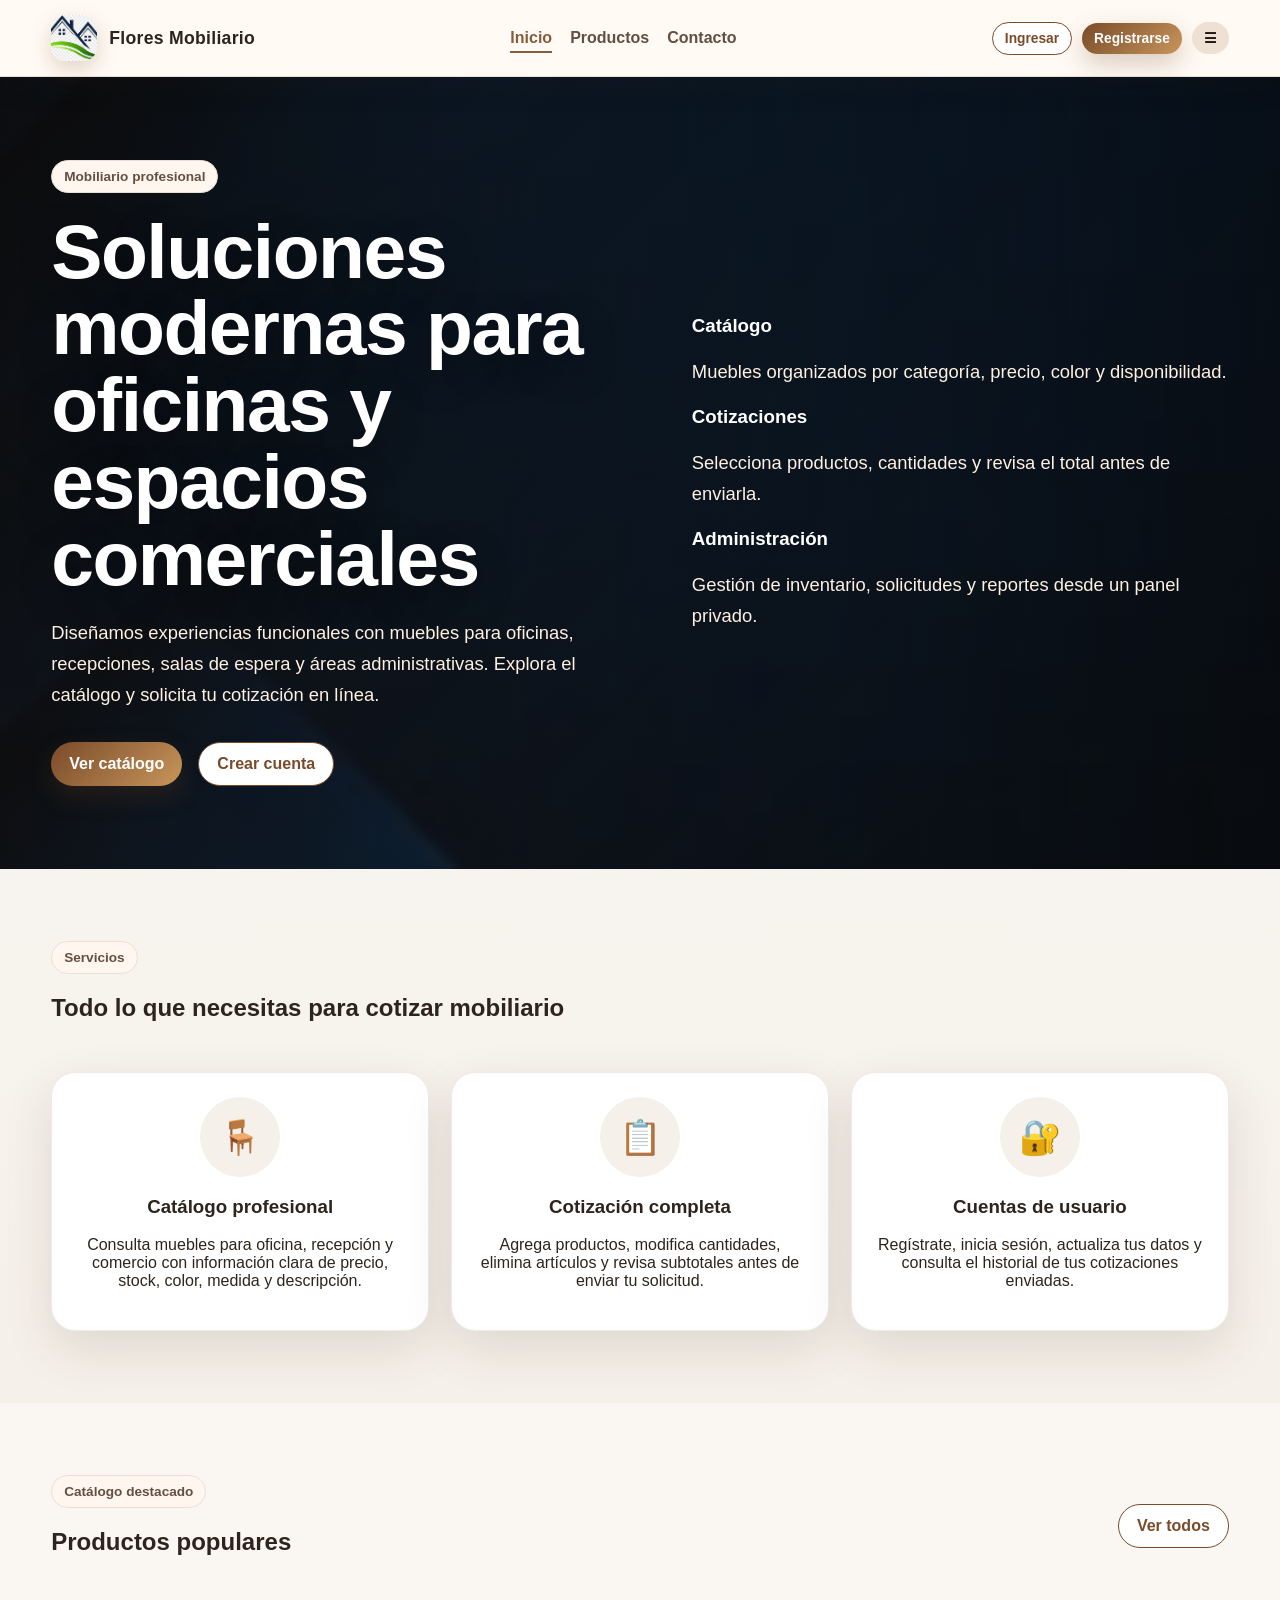
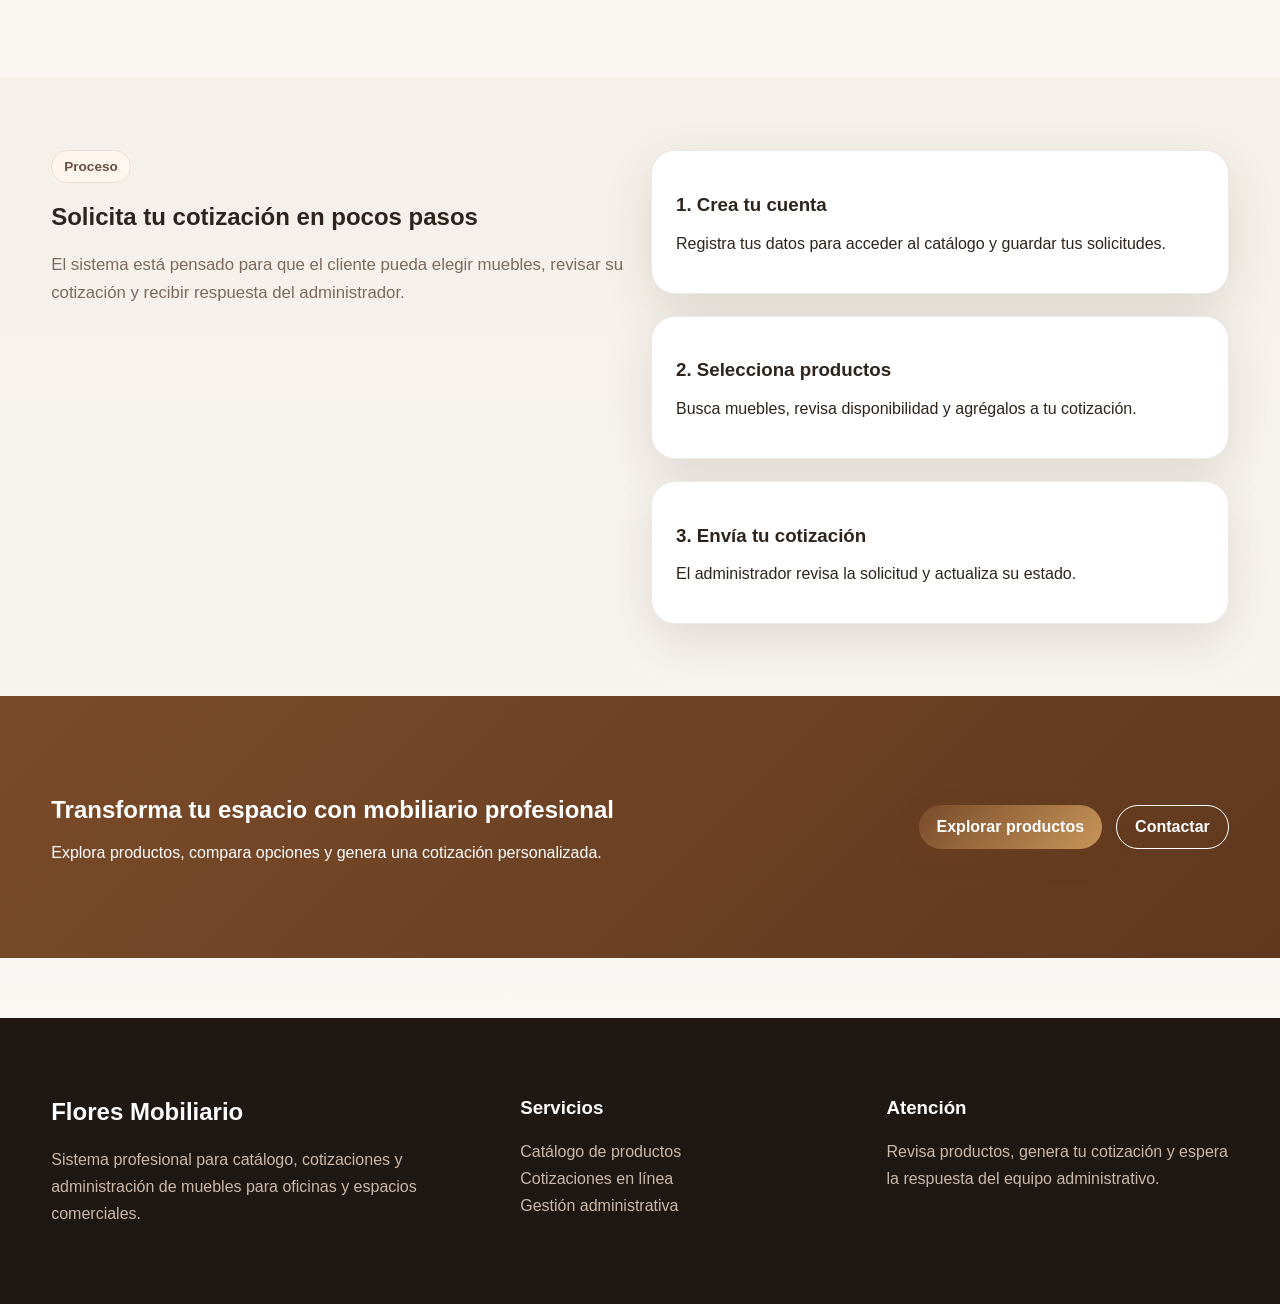
<file: index.html>
<!doctype html>
<html lang="es">
<head>
  <meta charset="utf-8">
  <meta name="viewport" content="width=device-width, initial-scale=1">
  <title>Flores Mobiliario | Muebles para oficina</title>
  <link rel="stylesheet" href="css/estilos.css">
</head>

<body>

<header class="topbar">
  <div class="container nav">
    <a class="brand" href="index.html">
      <img src="logo.png" alt="Logo Flores Mobiliario">
      <span>Flores Mobiliario</span>
    </a>

    <nav class="links" id="navLinks">
      <a href="index.html" class="active">Inicio</a>
      <a href="productos.html">Productos</a>
      <a href="cotizacion.html" data-user>Cotización</a>
      <a href="perfil.html" data-user>Mi cuenta</a>
      <a href="admin.html" data-admin>Panel admin</a>
      <a href="contacto.html">Contacto</a>
    </nav>

    <div class="nav-actions">
      <a class="btn btn-outline btn-small" href="login.html" data-guest>Ingresar</a>
      <a class="btn btn-primary btn-small" href="registro.html" data-guest>Registrarse</a>
      <button class="btn btn-outline btn-small" type="button" onclick="logout()" data-auth>Salir</button>
      <button id="mobileMenu" class="btn btn-small mobile-menu" type="button">☰</button>
    </div>
  </div>
</header>

<section class="hero">
  <div class="hero-overlay"></div>

  <div class="container hero-content">
    <div class="hero-text">
      <span class="pill">Mobiliario profesional</span>

      <h1>Soluciones modernas para oficinas y espacios comerciales</h1>

      <p>
        Diseñamos experiencias funcionales con muebles para oficinas,
        recepciones, salas de espera y áreas administrativas.
        Explora el catálogo y solicita tu cotización en línea.
      </p>

      <div class="hero-actions">
        <a href="productos.html" class="btn btn-primary">Ver catálogo</a>
        <a href="registro.html" class="btn btn-outline">Crear cuenta</a>
      </div>
    </div>

    <div class="hero-stats">
      <div class="hero-card">
        <h3>Catálogo</h3>
        <p>Muebles organizados por categoría, precio, color y disponibilidad.</p>
      </div>

      <div class="hero-card">
        <h3>Cotizaciones</h3>
        <p>Selecciona productos, cantidades y revisa el total antes de enviarla.</p>
      </div>

      <div class="hero-card">
        <h3>Administración</h3>
        <p>Gestión de inventario, solicitudes y reportes desde un panel privado.</p>
      </div>
    </div>
  </div>
</section>

<section class="section">
  <div class="container">
    <div class="section-header">
      <div>
        <span class="pill">Servicios</span>
        <h2>Todo lo que necesitas para cotizar mobiliario</h2>
      </div>
    </div>

    <div class="grid grid-3">
      <article class="card card-pad feature-card">
        <div class="feature-icon">🪑</div>
        <h3>Catálogo profesional</h3>
        <p>
          Consulta muebles para oficina, recepción y comercio con información clara
          de precio, stock, color, medida y descripción.
        </p>
      </article>

      <article class="card card-pad feature-card">
        <div class="feature-icon">📋</div>
        <h3>Cotización completa</h3>
        <p>
          Agrega productos, modifica cantidades, elimina artículos y revisa
          subtotales antes de enviar tu solicitud.
        </p>
      </article>

      <article class="card card-pad feature-card">
        <div class="feature-icon">🔐</div>
        <h3>Cuentas de usuario</h3>
        <p>
          Regístrate, inicia sesión, actualiza tus datos y consulta el historial
          de tus cotizaciones enviadas.
        </p>
      </article>
    </div>
  </div>
</section>

<section class="section alt-section">
  <div class="container">
    <div class="section-header">
      <div>
        <span class="pill">Catálogo destacado</span>
        <h2>Productos populares</h2>
      </div>

      <a href="productos.html" class="btn btn-outline">Ver todos</a>
    </div>

    <div id="featuredProducts" class="grid grid-3"></div>
  </div>
</section>

<section class="section">
  <div class="container grid grid-2">
    <div>
      <span class="pill">Proceso</span>
      <h2>Solicita tu cotización en pocos pasos</h2>
      <p class="section-lead">
        El sistema está pensado para que el cliente pueda elegir muebles,
        revisar su cotización y recibir respuesta del administrador.
      </p>
    </div>

    <div class="grid">
      <article class="card card-pad">
        <h3>1. Crea tu cuenta</h3>
        <p>Registra tus datos para acceder al catálogo y guardar tus solicitudes.</p>
      </article>

      <article class="card card-pad">
        <h3>2. Selecciona productos</h3>
        <p>Busca muebles, revisa disponibilidad y agrégalos a tu cotización.</p>
      </article>

      <article class="card card-pad">
        <h3>3. Envía tu cotización</h3>
        <p>El administrador revisa la solicitud y actualiza su estado.</p>
      </article>
    </div>
  </div>
</section>

<section class="cta">
  <div class="container cta-content">
    <div>
      <h2>Transforma tu espacio con mobiliario profesional</h2>
      <p>
        Explora productos, compara opciones y genera una cotización personalizada.
      </p>
    </div>

    <div class="cta-actions">
      <a href="productos.html" class="btn btn-primary">Explorar productos</a>
      <a href="contacto.html" class="btn btn-outline">Contactar</a>
    </div>
  </div>
</section>

<footer class="footer">
  <div class="container footer-grid">
    <div>
      <h2>Flores Mobiliario</h2>
      <p>
        Sistema profesional para catálogo, cotizaciones y administración
        de muebles para oficinas y espacios comerciales.
      </p>
    </div>

    <div>
      <h3>Servicios</h3>
      <p>
        Catálogo de productos<br>
        Cotizaciones en línea<br>
        Gestión administrativa
      </p>
    </div>

    <div>
      <h3>Atención</h3>
      <p>
        Revisa productos, genera tu cotización y espera la respuesta
        del equipo administrativo.
      </p>
    </div>
  </div>
</footer>

<div id="toast" class="toast"></div>

<script src="js/app.js"></script>

<script>
  const featuredContainer = document.getElementById("featuredProducts");
  const products = JSON.parse(localStorage.getItem("fm_products")) || [];

  function money(value) {
    return Number(value).toLocaleString("es-MX", {
      style: "currency",
      currency: "MXN"
    });
  }

  if (products.length === 0) {
    featuredContainer.innerHTML = `
      <div class="card card-pad">
        No hay productos registrados todavía.
      </div>
    `;
  } else {
    products.slice(0, 3).forEach(product => {
      featuredContainer.innerHTML += `
        <article class="card product-preview">
          <img src="${product.img}" alt="${product.nombre}">

          <div class="product-preview-content">
            <h3>${product.nombre}</h3>
            <p>${product.descripcion}</p>
            <h3 style="color:#7a4b2a">${money(product.precio)}</h3>
          </div>
        </article>
      `;
    });
  }
</script>

</body>
</html>
</file>
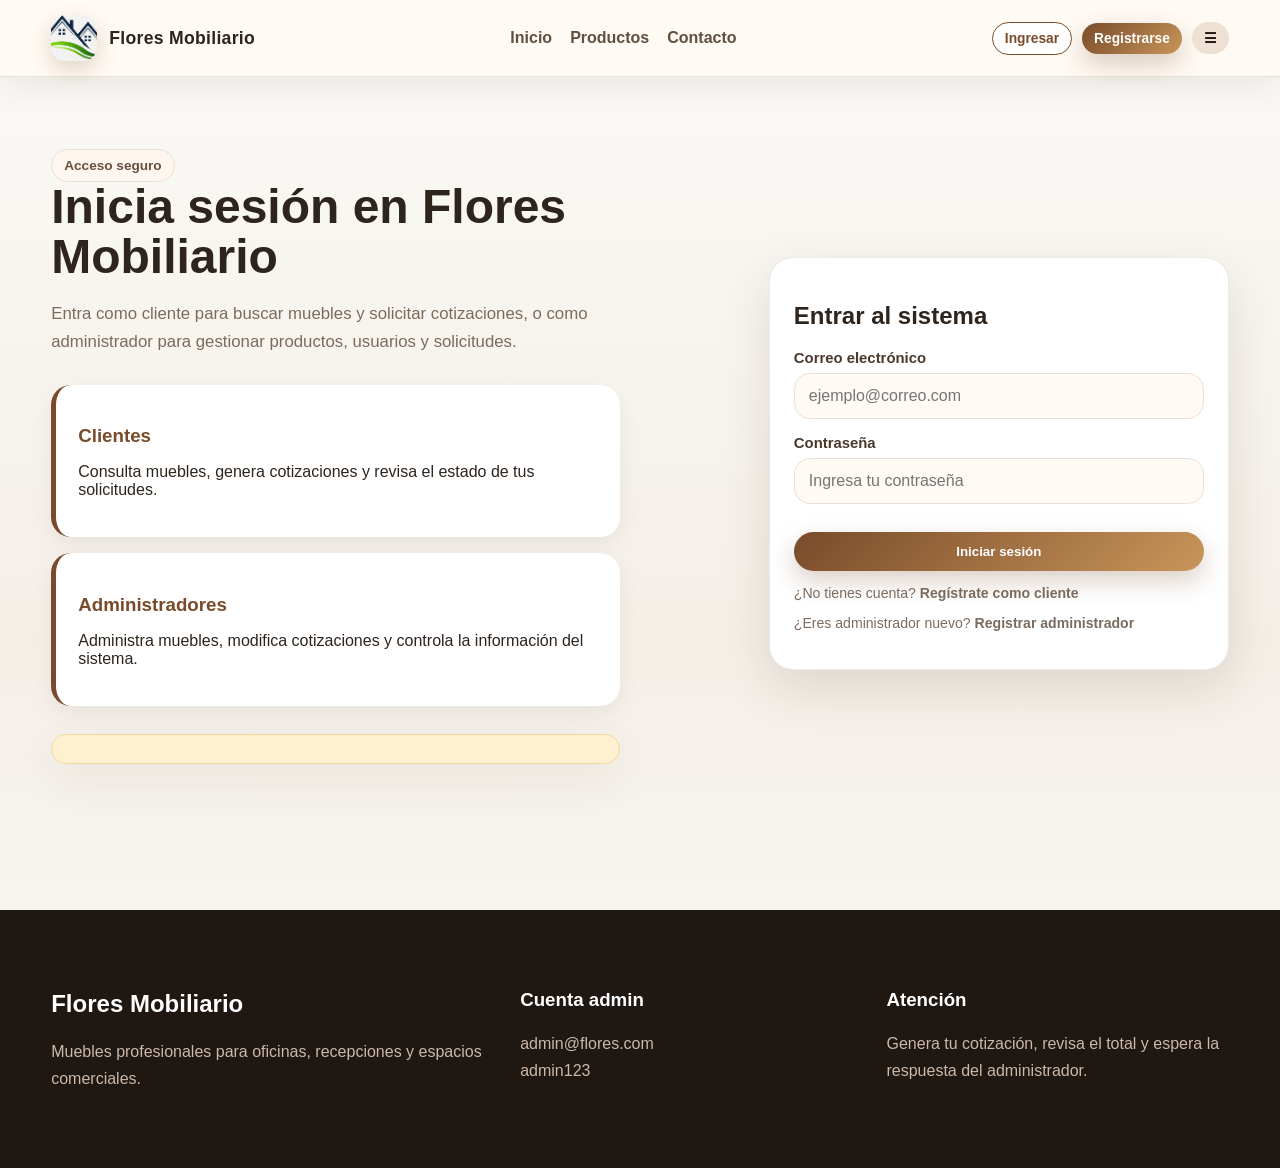
<file: admin.html>
```html
<!doctype html>
<html lang="es">

<head>
  <meta charset="utf-8">
  <meta name="viewport" content="width=device-width, initial-scale=1">
  <title>Panel Administrativo | Flores Mobiliario</title>
  <link rel="stylesheet" href="css/estilos.css">
</head>

<body>

  <header class="topbar">

    <div class="container nav">

      <a class="brand" href="index.html">
        <img src="logo.png" alt="Logo Flores Mobiliario">
        <span>Flores Mobiliario</span>
      </a>

      <nav class="links" id="navLinks">

        <a href="index.html">Inicio</a>

        <a href="productos.html">
          Productos
        </a>

        <a href="cotizacion.html" data-user>
          Cotización
        </a>

        <a href="perfil.html" data-user>
          Mi cuenta
        </a>

        <a
          href="admin.html"
          data-admin
          class="active">

          Panel admin

        </a>

        <a href="contacto.html">
          Contacto
        </a>

      </nav>

      <div class="nav-actions">

        <a
          class="btn btn-outline btn-small"
          href="login.html"
          data-guest>

          Ingresar

        </a>

        <a
          class="btn btn-primary btn-small"
          href="registro.html"
          data-guest>

          Registrarse

        </a>

        <button
          class="btn btn-outline btn-small"
          type="button"
          onclick="logout()"
          data-auth>

          Salir

        </button>

        <button
          id="mobileMenu"
          class="btn btn-small mobile-menu"
          type="button">

          ☰

        </button>

      </div>

    </div>

  </header>

  <main id="adminPage" class="section">

    <div class="container">

      <span class="pill">
        Panel administrativo
      </span>

      <h1 class="section-title">
        Administración Flores Mobiliario
      </h1>

      <p class="section-lead">
        Gestiona productos, cotizaciones,
        usuarios administrativos y respaldos
        del sistema.
      </p>

      <div class="admin-layout">

        <!-- MENU LATERAL -->
        <aside class="side">

          <button
            type="button"
            data-go="general"
            onclick="adminTab('general')">

            Panel general

          </button>

          <button
            type="button"
            data-go="productos"
            onclick="adminTab('productos')">

            Productos

          </button>

          <button
            type="button"
            data-go="cotizaciones"
            onclick="adminTab('cotizaciones')">

            Cotizaciones

          </button>

          <button
            type="button"
            data-go="adminDatos"
            onclick="adminTab('adminDatos')">

            Datos admin

          </button>

          <button
            type="button"
            data-go="respaldo"
            onclick="adminTab('respaldo')">

            Respaldo

          </button>

          <a href="reportes.html">
            Reportes
          </a>

        </aside>

        <!-- CONTENIDO -->
        <section class="admin-content">

          <!-- PANEL GENERAL -->
          <div data-panel="general">

            <div class="card card-pad">

              <h2>
                Bienvenido, Administrador 👋
              </h2>

              <p class="section-lead">
                Aquí tienes un resumen
                general del sistema.
              </p>

              <div class="stats-grid">

                <div class="stat-card">

                  <h3 id="repProd">
                    0
                  </h3>

                  <p>
                    Productos registrados
                  </p>

                </div>

                <div class="stat-card">

                  <h3 id="repCot">
                    0
                  </h3>

                  <p>
                    Cotizaciones enviadas
                  </p>

                </div>

                <div class="stat-card">

                  <h3 id="repStock">
                    0
                  </h3>

                  <p>
                    Piezas en stock
                  </p>

                </div>

                <div class="stat-card">

                  <h3 id="repVentas">
                    $0
                  </h3>

                  <p>
                    Ventas totales
                  </p>

                </div>

              </div>

              <div
                class="card card-pad"
                style="margin-top:24px">

                <h3>
                  Accesos rápidos
                </h3>

                <div class="quick-grid">

                  <button
                    class="btn btn-primary"
                    onclick="adminTab('productos')">

                    Administrar productos

                  </button>

                  <button
                    class="btn btn-outline"
                    onclick="adminTab('cotizaciones')">

                    Ver cotizaciones

                  </button>

                  <button
                    class="btn btn-outline"
                    onclick="adminTab('respaldo')">

                    Respaldos

                  </button>

                </div>

              </div>

            </div>

          </div>

          <!-- PRODUCTOS -->
          <div
            data-panel="productos"
            style="display:none">

            <div class="card card-pad">

              <div class="title-row">

                <div>

                  <h2>
                    Agregar o editar producto
                  </h2>

                  <p class="mini">
                    Administra el catálogo
                    principal de muebles.
                  </p>

                </div>

              </div>

              <form id="productForm">

                <input
                  type="hidden"
                  name="id">

                <div class="form-grid">

                  <div class="form-row">
                    <label>Nombre</label>

                    <input
                      name="nombre"
                      class="input"
                      required>
                  </div>

                  <div class="form-row">

                    <label>
                      Categoría
                    </label>

                    <input
                      name="categoria"
                      class="input"
                      required>

                  </div>

                  <div class="form-row">

                    <label>Color</label>

                    <input
                      name="color"
                      class="input"
                      required>

                  </div>

                  <div class="form-row">

                    <label>Medida</label>

                    <input
                      name="medida"
                      class="input"
                      required>

                  </div>

                  <div class="form-row">

                    <label>Precio</label>

                    <input
                      name="precio"
                      type="number"
                      min="1"
                      step="0.01"
                      class="input"
                      required>

                  </div>

                  <div class="form-row">

                    <label>Stock</label>

                    <input
                      name="stock"
                      type="number"
                      min="0"
                      class="input"
                      required>

                  </div>

                  <div class="form-row">

                    <label>Imagen</label>

                    <select
                      name="img"
                      class="input"
                      required>

                      <option value="silla.jpg">
                        Silla
                      </option>

                      <option value="escritorio.jpg">
                        Escritorio
                      </option>

                      <option value="librero.jpeg">
                        Librero
                      </option>

                      <option value="mesa.jpeg">
                        Mesa
                      </option>

                      <option value="recepcion.jpeg">
                        Recepción
                      </option>

                      <option value="archivero.jpg">
                        Archivero
                      </option>

                    </select>

                  </div>

                  <div class="form-row full">

                    <label>
                      Descripción
                    </label>

                    <textarea
                      name="descripcion"
                      rows="4"
                      class="input"
                      required></textarea>

                  </div>

                </div>

                <div class="form-actions">

                  <button
                    class="btn btn-primary"
                    type="submit">

                    Guardar producto

                  </button>

                  <button
                    class="btn btn-outline"
                    type="button"
                    onclick="clearProduct()">

                    Limpiar

                  </button>

                </div>

              </form>

            </div>

            <div class="table-wrap">

              <table>

                <thead>

                  <tr>

                    <th>Imagen</th>
                    <th>Producto</th>
                    <th>Categoría</th>
                    <th>Precio</th>
                    <th>Stock</th>
                    <th>Acciones</th>

                  </tr>

                </thead>

                <tbody id="adminProducts"></tbody>

              </table>

            </div>

          </div>

          <!-- COTIZACIONES -->
          <div
            data-panel="cotizaciones"
            style="display:none">

            <div class="title-row">

              <div>

                <h2>
                  Cotizaciones de usuarios
                </h2>

                <p class="section-lead">

                  Consulta, revisa,
                  edita y elimina
                  cotizaciones enviadas
                  por los clientes.

                </p>

              </div>

            </div>

            <div
              id="adminQuotes"
              class="grid"></div>

          </div>

          <!-- DATOS ADMIN -->
          <div
            data-panel="adminDatos"
            style="display:none">

            <form
              id="adminForm"
              class="card card-pad">

              <h2>
                Datos del administrador
              </h2>

              <div class="form-grid">

                <div class="form-row">

                  <label>Nombre</label>

                  <input
                    name="nombre"
                    class="input"
                    required>

                </div>

                <div class="form-row">

                  <label>Apellidos</label>

                  <input
                    name="apellidos"
                    class="input"
                    required>

                </div>

                <div class="form-row">

                  <label>Correo</label>

                  <input
                    name="correo"
                    type="email"
                    class="input"
                    required>

                </div>

                <div class="form-row">

                  <label>Teléfono</label>

                  <input
                    name="telefono"
                    class="input"
                    required>

                </div>

                <div class="form-row">

                  <label>Rol</label>

                  <input
                    name="rol"
                    class="input"
                    required>

                </div>

                <div class="form-row">

                  <label>Contraseña</label>

                  <input
                    name="password"
                    type="password"
                    class="input"
                    required>

                </div>

              </div>

              <div class="form-actions">

                <button
                  class="btn btn-primary"
                  type="submit">

                  Guardar datos

                </button>

                <button
                  type="button"
                  id="deleteAdmin"
                  class="btn btn-danger">

                  Eliminar mi cuenta

                </button>

              </div>

              <p class="mini">

                La eliminación requiere
                confirmación de la dueña.

              </p>

            </form>

          </div>

          <!-- RESPALDO -->
          <div
            data-panel="respaldo"
            style="display:none">

            <div class="card card-pad">

              <h2>
                Respaldo del sistema
              </h2>

              <p class="section-lead">

                Exporta o importa
                una copia JSON
                del sistema para evitar
                pérdida de información.

              </p>

              <div class="form-actions">

                <button
                  class="btn btn-primary"
                  type="button"
                  onclick="exportBackup()">

                  Descargar respaldo JSON

                </button>

                <label class="btn btn-outline">

                  Importar respaldo

                  <input
                    type="file"
                    accept="application/json"
                    hidden
                    onchange="importBackup(this.files[0])">

                </label>

              </div>

            </div>

          </div>

        </section>

      </div>

    </div>

  </main>

  <footer class="footer">

    <div class="container footer-grid">

      <div>

        <h2>
          Flores Mobiliario
        </h2>

        <p>

          Muebles profesionales
          para oficinas,
          recepciones y espacios
          comerciales.

        </p>

      </div>

      <div>

        <h3>
          Panel administrativo
        </h3>

        <p>

          Gestión de inventario,
          cotizaciones y respaldo
          del sistema.

        </p>

      </div>

      <div>

        <h3>
          Atención
        </h3>

        <p>

          Revisa solicitudes
          de clientes y administra
          el inventario en tiempo real.

        </p>

      </div>

    </div>

  </footer>

  <div id="toast" class="toast"></div>

  <script src="js/app.js"></script>

</body>
</html>
```
</file>
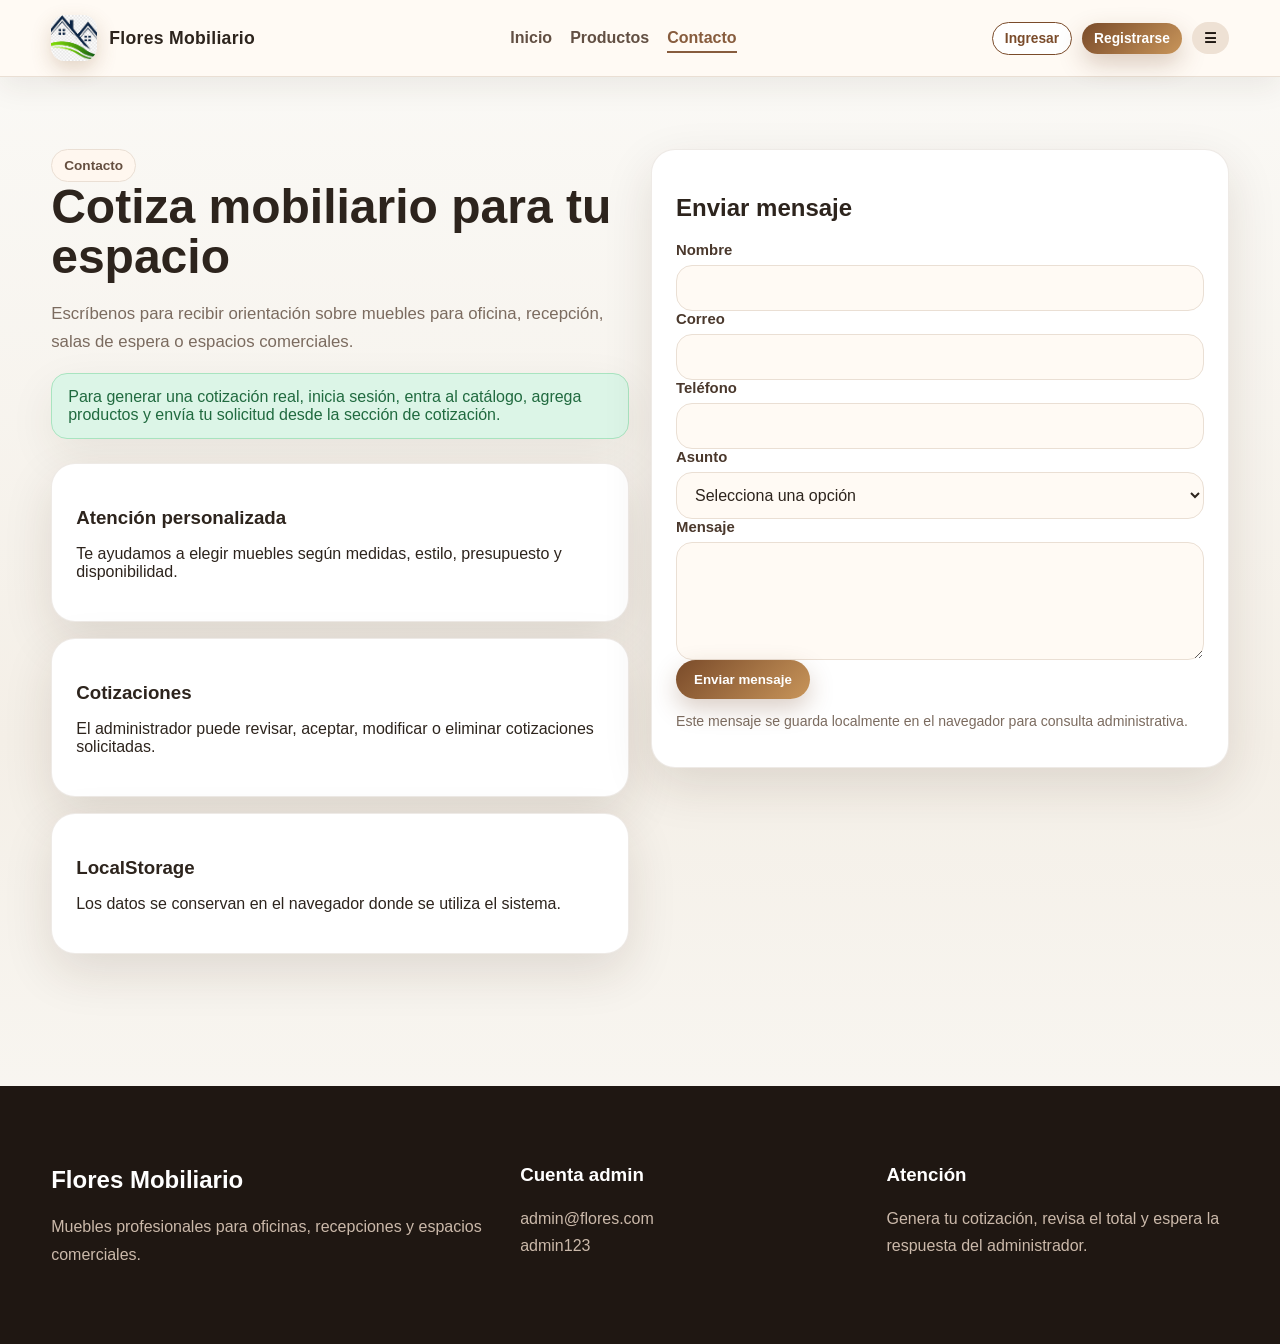
<file: contacto.html>
<!doctype html>
<html lang="es">
<head>
  <meta charset="utf-8">
  <meta name="viewport" content="width=device-width, initial-scale=1">
  <title>Contacto | Flores Mobiliario</title>
  <link rel="stylesheet" href="css/estilos.css">
</head>

<body>
  <header class="topbar">
    <div class="container nav">
      <a class="brand" href="index.html">
        <img src="logo.png" alt="Logo Flores Mobiliario">
        <span>Flores Mobiliario</span>
      </a>

      <nav class="links" id="navLinks">
        <a href="index.html">Inicio</a>
        <a href="productos.html">Productos</a>
        <a href="cotizacion.html" data-user>Cotización</a>
        <a href="perfil.html" data-user>Mi cuenta</a>
        <a href="admin.html" data-admin>Panel admin</a>
        <a href="contacto.html" class="active">Contacto</a>
      </nav>

      <div class="nav-actions">
        <a class="btn btn-outline btn-small" href="login.html" data-guest>Ingresar</a>
        <a class="btn btn-primary btn-small" href="registro.html" data-guest>Registrarse</a>
        <button class="btn btn-outline btn-small" type="button" onclick="logout()" data-auth>Salir</button>
        <button id="mobileMenu" class="btn btn-small mobile-menu" type="button">☰</button>
      </div>
    </div>
  </header>

  <main class="section">
    <div class="container grid grid-2">
      <section>
        <span class="pill">Contacto</span>
        <h1 class="section-title">Cotiza mobiliario para tu espacio</h1>

        <p class="section-lead">
          Escríbenos para recibir orientación sobre muebles para oficina, recepción,
          salas de espera o espacios comerciales.
        </p>

        <div class="notice ok">
          Para generar una cotización real, inicia sesión, entra al catálogo,
          agrega productos y envía tu solicitud desde la sección de cotización.
        </div>

        <div class="contact-cards">
          <article class="card card-pad">
            <h3>Atención personalizada</h3>
            <p>Te ayudamos a elegir muebles según medidas, estilo, presupuesto y disponibilidad.</p>
          </article>

          <article class="card card-pad">
            <h3>Cotizaciones</h3>
            <p>El administrador puede revisar, aceptar, modificar o eliminar cotizaciones solicitadas.</p>
          </article>

          <article class="card card-pad">
            <h3>LocalStorage</h3>
            <p>Los datos se conservan en el navegador donde se utiliza el sistema.</p>
          </article>
        </div>
      </section>

      <section>
        <form id="contactForm" class="card card-pad">
          <h2>Enviar mensaje</h2>

          <div class="form-row">
            <label>Nombre</label>
            <input name="nombre" class="input" required>
          </div>

          <div class="form-row">
            <label>Correo</label>
            <input name="correo" type="email" class="input" required>
          </div>

          <div class="form-row">
            <label>Teléfono</label>
            <input name="telefono" class="input" required>
          </div>

          <div class="form-row">
            <label>Asunto</label>
            <select name="asunto" class="input" required>
              <option value="">Selecciona una opción</option>
              <option>Cotización de muebles</option>
              <option>Disponibilidad de producto</option>
              <option>Modificación de cotización</option>
              <option>Soporte de cuenta</option>
              <option>Otro</option>
            </select>
          </div>

          <div class="form-row">
            <label>Mensaje</label>
            <textarea name="mensaje" rows="5" class="input" required></textarea>
          </div>

          <button class="btn btn-primary" type="submit">
            Enviar mensaje
          </button>

          <p class="mini">
            Este mensaje se guarda localmente en el navegador para consulta administrativa.
          </p>
        </form>
      </section>
    </div>
  </main>

  <footer class="footer">
    <div class="container footer-grid">
      <div>
        <h2>Flores Mobiliario</h2>
        <p>
          Muebles profesionales para oficinas, recepciones y espacios comerciales.
        </p>
      </div>

      <div>
        <h3>Cuenta admin</h3>
        <p>admin@flores.com<br>admin123</p>
      </div>

      <div>
        <h3>Atención</h3>
        <p>
          Genera tu cotización, revisa el total y espera la respuesta del administrador.
        </p>
      </div>
    </div>
  </footer>

  <div id="toast" class="toast"></div>

  <script src="js/app.js"></script>
  <script>
    const contactForm = document.getElementById("contactForm");

    if (contactForm) {
      contactForm.addEventListener("submit", function (e) {
        e.preventDefault();

        const data = Object.fromEntries(new FormData(contactForm).entries());

        const mensajes = JSON.parse(localStorage.getItem("fm_mensajes") || "[]");

        mensajes.push({
          id: Date.now(),
          nombre: data.nombre,
          correo: data.correo,
          telefono: data.telefono,
          asunto: data.asunto,
          mensaje: data.mensaje,
          fecha: new Date().toLocaleString("es-MX")
        });

        localStorage.setItem("fm_mensajes", JSON.stringify(mensajes));

        if (typeof toast === "function") {
          toast("Mensaje guardado correctamente");
        } else {
          alert("Mensaje guardado correctamente");
        }

        contactForm.reset();
      });
    }
  </script>
</body>
</html>
</file>
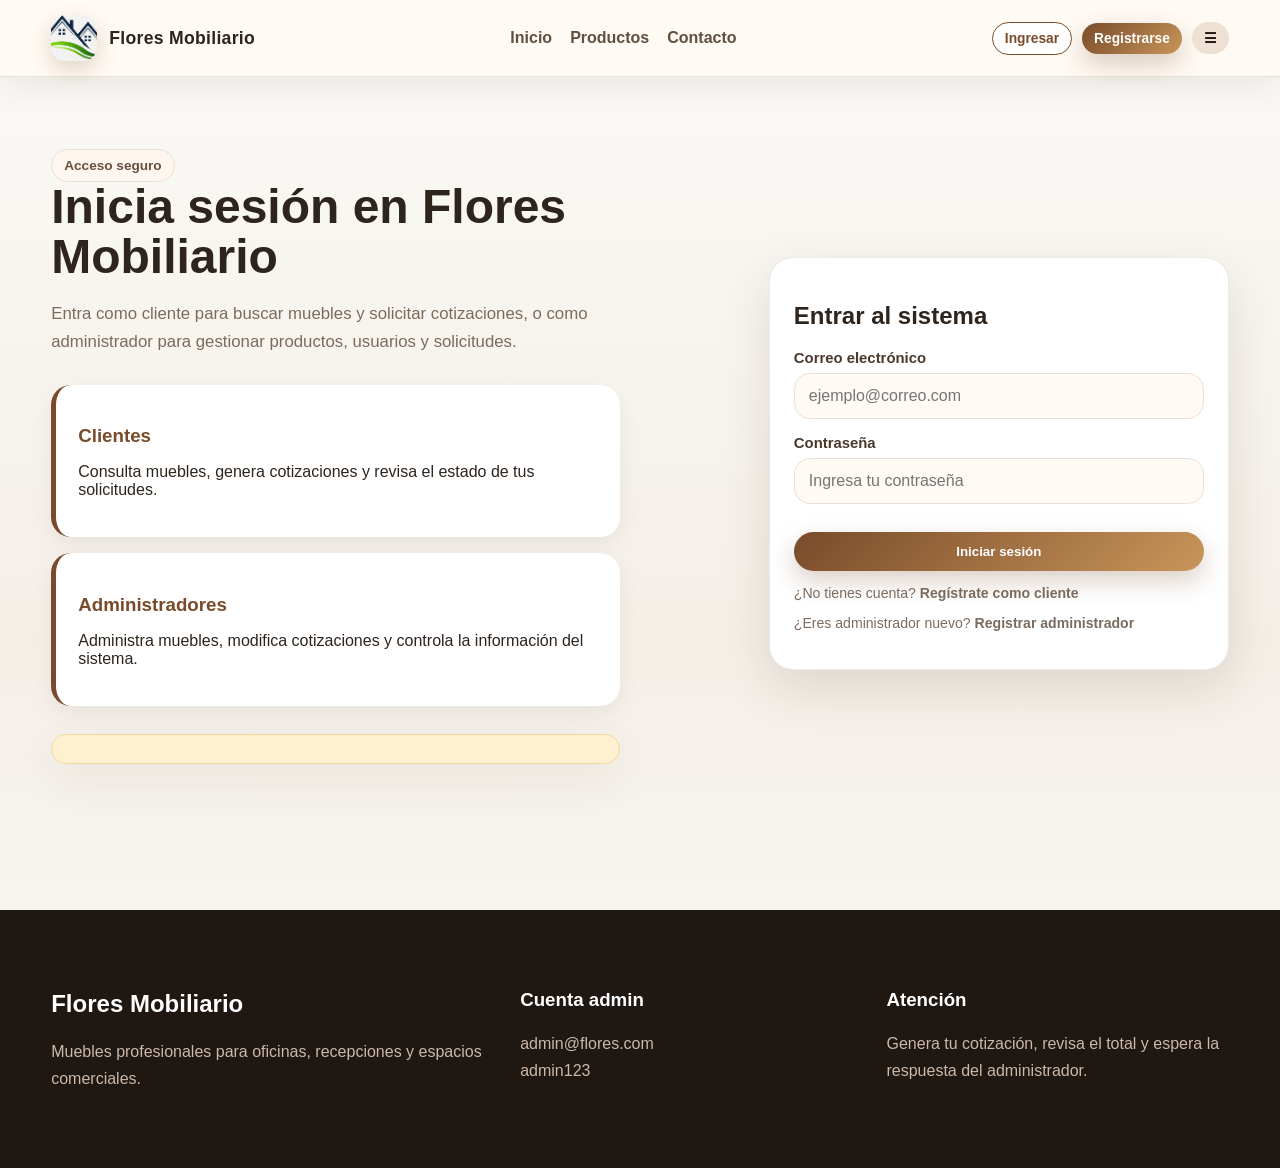
<file: cotizacion.html>
<!doctype html>
<html lang="es">

<head>
  <meta charset="utf-8">
  <meta name="viewport" content="width=device-width, initial-scale=1">
  <title>Cotización | Flores Mobiliario</title>
  <link rel="stylesheet" href="css/estilos.css">
</head>

<body>

  <header class="topbar">
    <div class="container nav">

      <a class="brand" href="index.html">
        <img src="logo.png" alt="Logo Flores Mobiliario">
        <span>Flores Mobiliario</span>
      </a>

      <nav class="links" id="navLinks">
        <a href="index.html">Inicio</a>
        <a href="productos.html">Productos</a>
        <a href="cotizacion.html" class="active" data-user>Cotización</a>
        <a href="perfil.html" data-user>Mi cuenta</a>
        <a href="admin.html" data-admin>Panel admin</a>
        <a href="contacto.html">Contacto</a>
      </nav>

      <div class="nav-actions">
        <a class="btn btn-outline btn-small" href="login.html" data-guest>Ingresar</a>

        <a class="btn btn-primary btn-small" href="registro.html" data-guest>
          Registrarse
        </a>

        <button class="btn btn-outline btn-small"
          onclick="logout()"
          data-auth>
          Salir
        </button>

        <button id="mobileMenu"
          class="btn btn-small mobile-menu"
          type="button">
          ☰
        </button>
      </div>

    </div>
  </header>

  <main class="section">

    <div class="container">

      <span class="pill">Cotización completa</span>

      <h1 class="section-title">
        Tu cotización
      </h1>

      <p class="section-lead">
        Revisa productos seleccionados, cantidades,
        subtotales y total general.
      </p>

      <div class="grid grid-2 quote-layout">

        <!-- TABLA -->
        <section>

          <div class="table-wrap">

            <table class="quote-table">

              <thead>
                <tr>
                  <th>Producto</th>
                  <th>Precio</th>
                  <th>Cantidad</th>
                  <th>Subtotal</th>
                  <th>Acciones</th>
                </tr>
              </thead>

              <tbody id="quoteBody"></tbody>

            </table>

          </div>

        </section>

        <!-- RESUMEN -->
        <aside class="card card-pad summary-card">

          <h2>Resumen</h2>

          <div class="summary-item">
            <span>Productos seleccionados</span>
            <b id="quoteProductos">0</b>
          </div>

          <div class="summary-item">
            <span>Cantidad total</span>
            <b id="quoteCantidad">0</b>
          </div>

          <div class="summary-total">
            <small>Total general</small>
            <h2 id="quoteTotal">$0.00</h2>
          </div>

          <div class="form-row">
            <label>Notas para el administrador</label>

            <textarea
              id="quoteNotas"
              rows="4"
              class="input"
              placeholder="Ejemplo: necesito cambio de color, entrega urgente o modificación de cantidades."
            ></textarea>
          </div>

          <button id="submitQuote"
            class="btn btn-primary btn-full">
            Enviar cotización
          </button>

          <a href="productos.html"
            class="btn btn-outline btn-full">
            Seguir comprando
          </a>

        </aside>

      </div>

      <!-- HISTORIAL -->
      <section class="section">

        <div class="section-header">
          <div>
            <span class="pill">Historial</span>
            <h2>Mis cotizaciones enviadas</h2>
          </div>
        </div>

        <div id="misCotizaciones" class="grid quotes-grid"></div>

      </section>

    </div>

  </main>

  <footer class="footer">

    <div class="container footer-grid">

      <div>
        <h2>Flores Mobiliario</h2>

        <p>
          Muebles profesionales para oficinas,
          recepciones y espacios comerciales.
        </p>
      </div>

      <div>
        <h3>Cuenta admin</h3>

        <p>
          admin@flores.com
          <br>
          admin123
        </p>
      </div>

      <div>
        <h3>Atención</h3>

        <p>
          Genera tu cotización,
          revisa el total y espera
          la respuesta del administrador.
        </p>
      </div>

    </div>

  </footer>

  <div id="toast" class="toast"></div>

  <script src="js/app.js"></script>

  <script>

    const quoteBody = document.getElementById("quoteBody");
    const quoteProductos = document.getElementById("quoteProductos");
    const quoteCantidad = document.getElementById("quoteCantidad");
    const quoteTotal = document.getElementById("quoteTotal");

    function loadQuote() {

      const carrito =
        JSON.parse(localStorage.getItem("fm_carrito")) || [];

      quoteBody.innerHTML = "";

      let total = 0;
      let cantidadTotal = 0;

      if (carrito.length === 0) {

        quoteBody.innerHTML = `
          <tr>
            <td colspan="5" class="empty">
              No hay productos en tu cotización
            </td>
          </tr>
        `;

      }

      carrito.forEach((item, index) => {

        const subtotal = item.precio * item.cantidad;

        total += subtotal;
        cantidadTotal += item.cantidad;

        quoteBody.innerHTML += `
          <tr>

            <td class="product-cell">

              <img src="${item.img}"
                class="table-product-img">

              <div>
                <b>${item.nombre}</b>
                <small>${item.categoria}</small>
              </div>

            </td>

            <td>$${item.precio.toFixed(2)}</td>

            <td>

              <div class="qty-box">

                <button onclick="changeQty(${index}, -1)">
                  -
                </button>

                <span>${item.cantidad}</span>

                <button onclick="changeQty(${index}, 1)">
                  +
                </button>

              </div>

            </td>

            <td>
              $${subtotal.toFixed(2)}
            </td>

            <td>

              <button
                class="btn btn-danger btn-small"
                onclick="removeProduct(${index})">

                Eliminar

              </button>

            </td>

          </tr>
        `;
      });

      quoteProductos.textContent = carrito.length;
      quoteCantidad.textContent = cantidadTotal;
      quoteTotal.textContent = `$${total.toFixed(2)}`;

    }

   function changeQty(index, change) {

  const carrito =
    JSON.parse(localStorage.getItem("fm_carrito")) || [];

  const productos =
    JSON.parse(localStorage.getItem("fm_products")) || [];

  const item = carrito[index];

  if (!item) return;

  const producto = productos.find(p => Number(p.id) === Number(item.id));

  const stockDisponible = producto
    ? Number(producto.stock)
    : Number(item.stock || 9999);

  const nuevaCantidad = Number(item.cantidad) + Number(change);

  if (nuevaCantidad <= 0) {
    carrito.splice(index, 1);
  } 
  else if (nuevaCantidad > stockDisponible) {
    toast(`Solo hay ${stockDisponible} unidades disponibles`);
    item.cantidad = stockDisponible;
  } 
  else {
    item.cantidad = nuevaCantidad;
  }

  localStorage.setItem(
    "fm_carrito",
    JSON.stringify(carrito)
  );

  loadQuote();
}

    function removeProduct(index) {

      const carrito =
        JSON.parse(localStorage.getItem("fm_carrito")) || [];

      carrito.splice(index, 1);

      localStorage.setItem(
        "fm_carrito",
        JSON.stringify(carrito)
      );

      loadQuote();

      toast("Producto eliminado");

    }

    document
      .getElementById("submitQuote")
      .addEventListener("click", () => {

        const user =
          JSON.parse(localStorage.getItem("fm_session"));

        if (!user) {
          toast("Debes iniciar sesión");
          return;
        }

        const carrito =
          JSON.parse(localStorage.getItem("fm_carrito")) || [];

        if (carrito.length === 0) {
          toast("No hay productos");
          return;
        }

        const quotes =
          JSON.parse(localStorage.getItem("fm_quotes")) || [];

        const total = carrito.reduce(
          (acc, item) =>
            acc + item.precio * item.cantidad,
          0
        );

        quotes.push({
          id: Date.now(),
          usuario: user.nombre,
          correo: user.correo,
          productos: carrito,
          notas: document.getElementById("quoteNotas").value,
          total,
          estado: "Pendiente",
          fecha: new Date().toLocaleString("es-MX")
        });

        localStorage.setItem(
          "fm_quotes",
          JSON.stringify(quotes)
        );

        localStorage.removeItem("fm_carrito");

        loadQuote();

        renderQuotes();

        toast("Cotización enviada");

      });

    function renderQuotes() {

      const user =
        JSON.parse(localStorage.getItem("fm_session"));

      const quotes =
        JSON.parse(localStorage.getItem("fm_quotes")) || [];

      const container =
        document.getElementById("misCotizaciones");

      container.innerHTML = "";

      const myQuotes =
        quotes.filter(q => q.correo === user?.correo);

      if (myQuotes.length === 0) {

        container.innerHTML = `
          <div class="card card-pad">
            No tienes cotizaciones enviadas
          </div>
        `;

        return;
      }

      myQuotes.reverse().forEach(q => {

        container.innerHTML += `
          <article class="card card-pad quote-card">

            <div class="quote-top">

              <div>
                <h3>Cotización #${q.id}</h3>
                <small>${q.fecha}</small>
              </div>

              <span class="status ${q.estado.toLowerCase()}">
                ${q.estado}
              </span>

            </div>

            <div class="quote-products">

              ${q.productos.map(p => `
                <div class="quote-item">

                  <img src="${p.img}">

                  <div>
                    <b>${p.nombre}</b>
                    <small>
                      ${p.cantidad} x $${p.precio}
                    </small>
                  </div>

                </div>
              `).join("")}

            </div>

            <div class="quote-bottom">

              <div>
                <small>Total</small>
                <h3>$${q.total.toFixed(2)}</h3>
              </div>

            </div>

          </article>
        `;
      });

    }

    loadQuote();
    renderQuotes();

  </script>

</body>
</html>
</file>
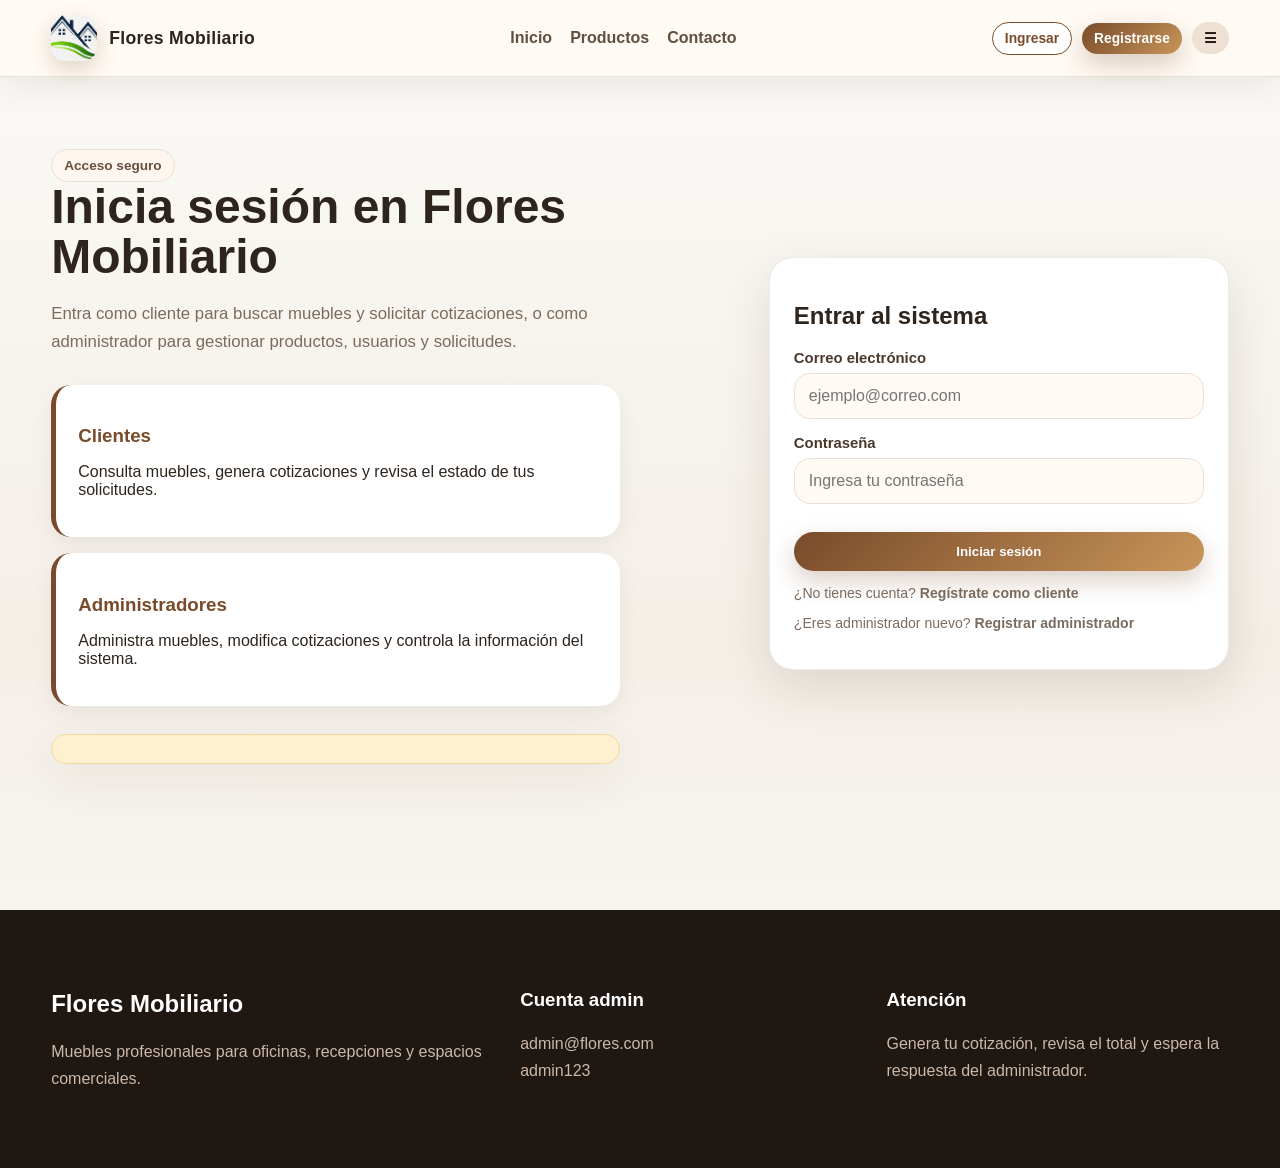
<file: edicionCotizacion.html>
<!doctype html>
<html lang="es">
<head>
  <meta charset="utf-8">
  <meta name="viewport" content="width=device-width, initial-scale=1">
  <title>Editar Cotización | Flores Mobiliario</title>
  <link rel="stylesheet" href="css/estilos.css">
</head>

<body>
  <header class="topbar">
    <div class="container nav">
      <a class="brand" href="index.html">
        <img src="logo.png" alt="Logo Flores Mobiliario">
        <span>Flores Mobiliario</span>
      </a>

      <nav class="links" id="navLinks">
        <a href="index.html">Inicio</a>
        <a href="productos.html">Productos</a>
        <a href="admin.html" data-admin>Panel admin</a>
        <a href="reportes.html" data-admin>Reportes</a>
        <a href="contacto.html">Contacto</a>
      </nav>

      <div class="nav-actions">
        <button class="btn btn-outline btn-small" type="button" onclick="logout()" data-auth>Salir</button>
        <button id="mobileMenu" class="btn btn-small mobile-menu" type="button">☰</button>
      </div>
    </div>
  </header>

  <main class="section">
    <div class="container">
      <span class="pill">CRUD de cotización</span>
      <h1 class="section-title">Editar cotización del usuario</h1>
      <p class="section-lead">
        Modifica productos, cantidades, precios, estado, notas y respuesta administrativa.
      </p>

      <div id="quoteNotFound" class="card card-pad" style="display:none">
        <h2>Cotización no encontrada</h2>
        <p class="section-lead">
          No se encontró la cotización solicitada o fue eliminada.
        </p>
        <a class="btn btn-primary" href="admin.html">Volver al panel</a>
      </div>

      <form id="editQuoteForm" class="card card-pad" style="display:none">
        <div class="form-grid">
          <div class="form-row">
            <label>ID de cotización</label>
            <input id="quoteId" class="input" readonly>
          </div>

          <div class="form-row">
            <label>Cliente</label>
            <input id="clienteNombre" class="input" readonly>
          </div>

          <div class="form-row">
            <label>Correo</label>
            <input id="clienteCorreo" class="input" readonly>
          </div>

          <div class="form-row">
            <label>Teléfono</label>
            <input id="clienteTelefono" class="input" readonly>
          </div>

          <div class="form-row">
            <label>Estado</label>
            <select id="quoteEstado" class="input">
              <option value="enviada">Enviada</option>
              <option value="pendiente">Pendiente</option>
              <option value="aceptada">Aceptada</option>
              <option value="rechazada">Rechazada</option>
              <option value="cancelada">Cancelada</option>
            </select>
          </div>

          <div class="form-row">
            <label>Fecha</label>
            <input id="quoteFecha" class="input" readonly>
          </div>

          <div class="form-row full">
            <label>Notas del cliente / administrador</label>
            <textarea id="quoteNotas" class="input" rows="3"></textarea>
          </div>

          <div class="form-row full">
            <label>Respuesta del administrador</label>
            <textarea id="quoteRespuesta" class="input" rows="3" placeholder="Ejemplo: Cotización revisada, precio válido por 7 días."></textarea>
          </div>
        </div>

        <hr style="margin:24px 0; border:none; border-top:1px solid rgba(0,0,0,.1)">

        <h2>Productos de la cotización</h2>

        <div class="table-wrap">
          <table>
            <thead>
              <tr>
                <th>Producto</th>
                <th>Precio</th>
                <th>Cantidad</th>
                <th>Subtotal</th>
                <th>Acción</th>
              </tr>
            </thead>
            <tbody id="itemsBody"></tbody>
          </table>
        </div>

        <div class="card card-pad" style="margin-top:20px">
          <h3>Agregar producto</h3>

          <div class="form-grid">
            <div class="form-row">
              <label>Producto</label>
              <select id="addProduct" class="input"></select>
            </div>

            <div class="form-row">
              <label>Cantidad</label>
              <input id="addCantidad" class="input" type="number" min="1" value="1">
            </div>
          </div>

          <button class="btn btn-outline" type="button" onclick="addItemToQuote()">
            Agregar producto
          </button>
        </div>

        <div style="display:flex; justify-content:space-between; align-items:center; gap:16px; flex-wrap:wrap; margin-top:24px">
          <h2>Total: <span id="quoteTotal">$0.00</span></h2>

          <div class="form-actions">
            <a class="btn btn-outline" href="admin.html">Cancelar</a>
            <button class="btn btn-danger" type="button" onclick="deleteCurrentQuote()">Eliminar cotización</button>
            <button class="btn btn-primary" type="submit">Guardar cambios</button>
          </div>
        </div>
      </form>
    </div>
  </main>

  <div id="toast" class="toast"></div>

  <script src="js/app.js"></script>

  <script>
    const quoteParams = new URLSearchParams(window.location.search);
    const currentQuoteId = quoteParams.get("id");

    let editQuotes = [];
    let editQuote = null;
    let editProducts = [];
    let editUsers = [];

    function loadEditQuotePage() {
      if (!requireRole("admin")) return;

      editQuotes = get(LS.quotes);
      editProducts = get(LS.products);
      editUsers = get(LS.users);

      editQuote = editQuotes.find(q => q.id === currentQuoteId);

      if (!editQuote) {
        document.getElementById("quoteNotFound").style.display = "block";
        document.getElementById("editQuoteForm").style.display = "none";
        return;
      }

      document.getElementById("quoteNotFound").style.display = "none";
      document.getElementById("editQuoteForm").style.display = "block";

      const user = editUsers.find(u => u.id === editQuote.userId) || {};

      document.getElementById("quoteId").value = editQuote.id;
      document.getElementById("clienteNombre").value =
        `${user.nombre || "Usuario"} ${user.apellidos || ""}`.trim();
      document.getElementById("clienteCorreo").value = user.correo || "";
      document.getElementById("clienteTelefono").value = user.telefono || "";
      document.getElementById("quoteEstado").value = editQuote.estado || "enviada";
      document.getElementById("quoteFecha").value =
        new Date(editQuote.enviada || editQuote.fecha || Date.now()).toLocaleString("es-MX");
      document.getElementById("quoteNotas").value = editQuote.notas || "";
      document.getElementById("quoteRespuesta").value = editQuote.respuesta || "";

      renderAddProductSelect();
      renderEditItems();
    }

    function renderAddProductSelect() {
      const select = document.getElementById("addProduct");

      select.innerHTML = editProducts.map(p => `
        <option value="${p.id}">
          ${p.nombre} - ${money(p.precio)} - Stock ${p.stock}
        </option>
      `).join("");
    }

    function renderEditItems() {
      const tbody = document.getElementById("itemsBody");
      const calculated = calc(editQuote);

      if (!editQuote.items || editQuote.items.length === 0) {
        tbody.innerHTML = `
          <tr>
            <td colspan="5">
              <div class="empty">Esta cotización no tiene productos.</div>
            </td>
          </tr>
        `;
      } else {
        tbody.innerHTML = calculated.items.map(item => `
          <tr>
            <td>
              <b>${item.producto.nombre || "Producto eliminado"}</b>
              <div class="mini">
                ${item.productId} · ${item.producto.categoria || ""}
              </div>
            </td>

            <td>
              <input
                class="input"
                type="number"
                min="0"
                step="0.01"
                value="${item.precio}"
                onchange="updateItemPrice('${item.productId}', this.value)"
              >
            </td>

            <td>
              <input
                class="input"
                type="number"
                min="1"
                value="${item.cantidad}"
                onchange="updateItemQty('${item.productId}', this.value)"
              >
            </td>

            <td>
              <b>${money(item.subtotal)}</b>
            </td>

            <td>
              <button
                class="btn btn-danger btn-small"
                type="button"
                onclick="removeEditItem('${item.productId}')">
                Eliminar
              </button>
            </td>
          </tr>
        `).join("");
      }

      document.getElementById("quoteTotal").textContent = money(calculated.total);
    }

    function updateItemQty(productId, value) {
      const item = editQuote.items.find(i => i.productId === productId);
      if (!item) return;

      item.cantidad = Math.max(1, Number(value) || 1);
      renderEditItems();
    }

    function updateItemPrice(productId, value) {
      const item = editQuote.items.find(i => i.productId === productId);
      if (!item) return;

      item.precio = Math.max(0, Number(value) || 0);
      renderEditItems();
    }

    function removeEditItem(productId) {
      if (!confirm("¿Eliminar este producto de la cotización?")) return;

      editQuote.items = editQuote.items.filter(i => i.productId !== productId);
      renderEditItems();
      toast("Producto eliminado");
    }

    function addItemToQuote() {
      const productId = document.getElementById("addProduct").value;
      const cantidad = Math.max(1, Number(document.getElementById("addCantidad").value) || 1);
      const product = editProducts.find(p => p.id === productId);

      if (!product) {
        toast("Selecciona un producto válido", "danger");
        return;
      }

      if (!editQuote.items) editQuote.items = [];

      const existing = editQuote.items.find(i => i.productId === productId);

      if (existing) {
        existing.cantidad += cantidad;
      } else {
        editQuote.items.push({
          productId: product.id,
          cantidad: cantidad,
          precio: Number(product.precio || 0)
        });
      }

      document.getElementById("addCantidad").value = 1;
      renderEditItems();
      toast("Producto agregado", "ok");
    }

    function saveCurrentQuote(event) {
      event.preventDefault();

      editQuote.estado = document.getElementById("quoteEstado").value;
      editQuote.notas = document.getElementById("quoteNotas").value.trim();
      editQuote.respuesta = document.getElementById("quoteRespuesta").value.trim();
      editQuote.actualizada = new Date().toISOString();

      editQuotes = editQuotes.map(q => q.id === editQuote.id ? editQuote : q);
      set(LS.quotes, editQuotes);

      toast("Cotización actualizada correctamente", "ok");

      setTimeout(() => {
        window.location.href = "admin.html";
      }, 800);
    }

    function deleteCurrentQuote() {
      if (!confirm("¿Eliminar definitivamente esta cotización?")) return;

      editQuotes = editQuotes.filter(q => q.id !== editQuote.id);
      set(LS.quotes, editQuotes);

      toast("Cotización eliminada", "ok");

      setTimeout(() => {
        window.location.href = "admin.html";
      }, 800);
    }

    document.addEventListener("DOMContentLoaded", () => {
      loadEditQuotePage();
      document.getElementById("editQuoteForm").addEventListener("submit", saveCurrentQuote);
    });
  </script>
</body>
</html>
</file>
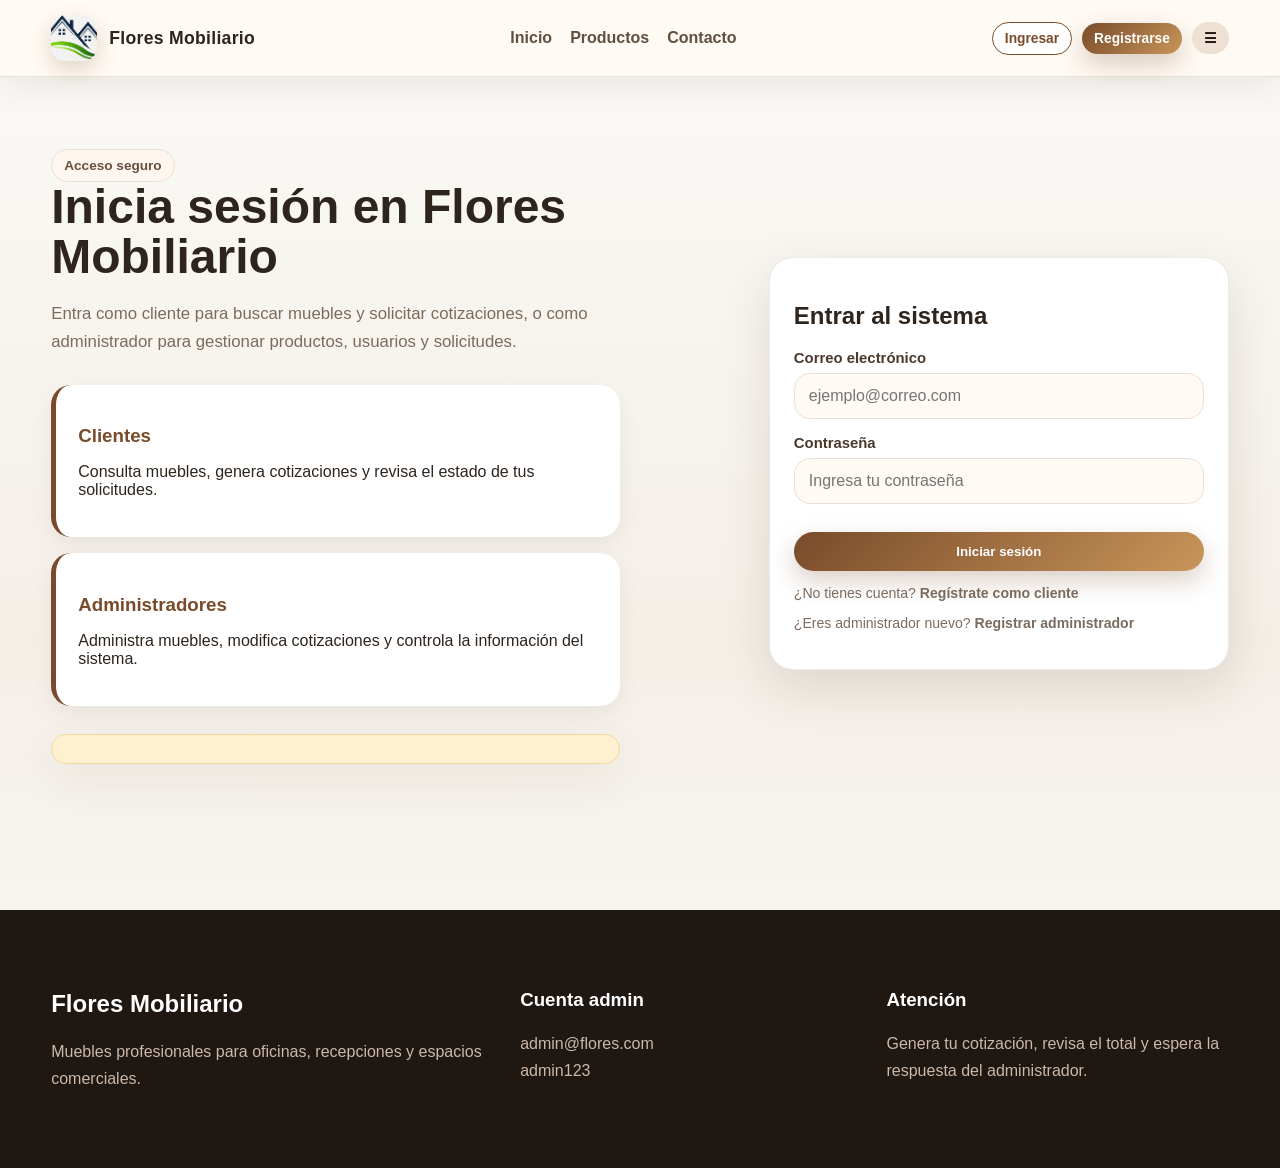
<file: login.html>
<!doctype html>
<html lang="es">
<head>
  <meta charset="utf-8">
  <meta name="viewport" content="width=device-width, initial-scale=1">
  <title>Iniciar sesión | Flores Mobiliario</title>
  <link rel="stylesheet" href="css/estilos.css">
</head>

<body>
  <header class="topbar">
    <div class="container nav">
      <a class="brand" href="index.html">
        <img src="logo.png" alt="Logo Flores Mobiliario">
        <span>Flores Mobiliario</span>
      </a>

      <nav class="links" id="navLinks">
        <a href="index.html">Inicio</a>
        <a href="productos.html">Productos</a>
        <a href="cotizacion.html" data-user>Cotización</a>
        <a href="perfil.html" data-user>Mi cuenta</a>
        <a href="admin.html" data-admin>Panel admin</a>
        <a href="contacto.html">Contacto</a>
      </nav>

      <div class="nav-actions">
        <a class="btn btn-outline btn-small active" href="login.html" data-guest>Ingresar</a>
        <a class="btn btn-primary btn-small" href="registro.html" data-guest>Registrarse</a>
        <button class="btn btn-outline btn-small" type="button" onclick="logout()" data-auth>Salir</button>
        <button id="mobileMenu" class="btn btn-small mobile-menu" type="button">☰</button>
      </div>
    </div>
  </header>

  <main class="section login-section">
    <div class="container grid grid-2 login-layout">

      <section class="login-info">
        <span class="pill">Acceso seguro</span>

        <h1 class="section-title">
          Inicia sesión en Flores Mobiliario
        </h1>

        <p class="section-lead">
          Entra como cliente para buscar muebles y solicitar cotizaciones,
          o como administrador para gestionar productos, usuarios y solicitudes.
        </p>

        <div class="login-benefits">
          <div class="benefit-card">
            <h3>Clientes</h3>
            <p>Consulta muebles, genera cotizaciones y revisa el estado de tus solicitudes.</p>
          </div>

          <div class="benefit-card">
            <h3>Administradores</h3>
            <p>Administra muebles, modifica cotizaciones y controla la información del sistema.</p>
          </div>
        </div>

        <div class="notice">
          
          
        </div>
      </section>

      <section>
        <form id="loginForm" class="card card-pad login-card">

          <h2>Entrar al sistema</h2>

          <div class="form-row">
            <label>Correo electrónico</label>
            <input
              name="correo"
              type="email"
              class="input"
              placeholder="ejemplo@correo.com"
              required>
          </div>

          <div class="form-row">
            <label>Contraseña</label>
            <input
              name="password"
              type="password"
              class="input"
              placeholder="Ingresa tu contraseña"
              required>
          </div>

          <button class="btn btn-primary btn-full" type="submit">
            Iniciar sesión
          </button>

          <p class="mini">
            ¿No tienes cuenta?
            <a href="registro.html"><b>Regístrate como cliente</b></a>
          </p>

          <p class="mini">
            ¿Eres administrador nuevo?
            <a href="registro-admin.html"><b>Registrar administrador</b></a>
          </p>

        </form>
      </section>

    </div>
  </main>

  <footer class="footer">
    <div class="container footer-grid">
      <div>
        <h2>Flores Mobiliario</h2>
        <p>
          Muebles profesionales para oficinas, recepciones y espacios comerciales.
        </p>
      </div>

      <div>
        <h3>Cuenta admin</h3>
        <p>admin@flores.com<br>admin123</p>
      </div>

      <div>
        <h3>Atención</h3>
        <p>
          Genera tu cotización, revisa el total y espera la respuesta del administrador.
        </p>
      </div>
    </div>
  </footer>

  <div id="toast" class="toast"></div>

  <script src="js/app.js"></script>
</body>
</html>
</file>
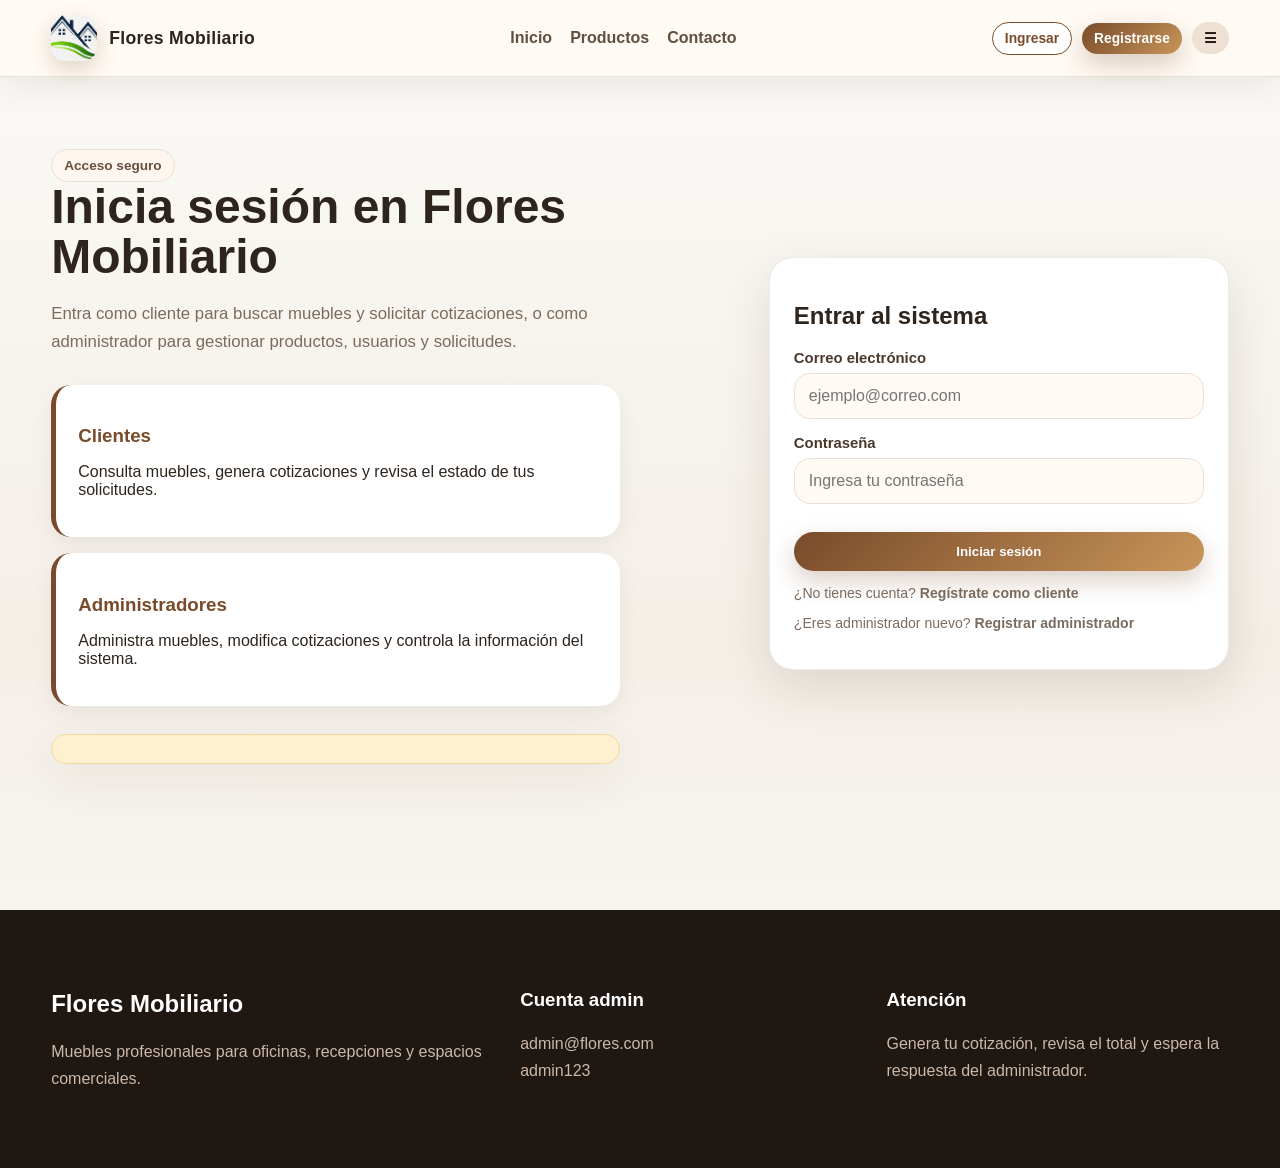
<file: perfil.html>
<!doctype html>
<html lang="es">

<head>
  <meta charset="utf-8">
  <meta name="viewport" content="width=device-width, initial-scale=1">
  <title>Mi perfil | Flores Mobiliario</title>
  <link rel="stylesheet" href="css/estilos.css">
</head>

<body>

  <header class="topbar">

    <div class="container nav">

      <a class="brand" href="index.html">
        <img src="logo.png" alt="Logo Flores Mobiliario">
        <span>Flores Mobiliario</span>
      </a>

      <nav class="links" id="navLinks">
        <a href="index.html">Inicio</a>
        <a href="productos.html">Productos</a>
        <a href="cotizacion.html" data-user>Cotización</a>
        <a href="perfil.html" class="active" data-user>Mi cuenta</a>
        <a href="admin.html" data-admin>Panel admin</a>
        <a href="contacto.html">Contacto</a>
      </nav>

      <div class="nav-actions">

        <a class="btn btn-outline btn-small"
          href="login.html"
          data-guest>
          Ingresar
        </a>

        <a class="btn btn-primary btn-small"
          href="registro.html"
          data-guest>
          Registrarse
        </a>

        <button class="btn btn-outline btn-small"
          onclick="logout()"
          data-auth>
          Salir
        </button>

        <button id="mobileMenu"
          class="btn btn-small mobile-menu"
          type="button">
          ☰
        </button>

      </div>

    </div>

  </header>

  <main class="section">

    <div class="container">

      <div class="profile-header">

        <div>

          <span class="pill">
            Mi cuenta
          </span>

          <h1 class="section-title">
            Perfil del usuario
          </h1>

          <p class="section-lead">
            Actualiza tu información personal,
            revisa tus cotizaciones y administra tu cuenta.
          </p>

        </div>

        <button id="deleteAccount"
          class="btn btn-danger">
          Eliminar mi cuenta
        </button>

      </div>

      <div class="grid grid-2 profile-layout">

        <!-- FORMULARIO -->
        <section>

          <form id="perfilForm"
            class="card card-pad profile-card">

            <h2>Información personal</h2>

            <div class="form-grid">

              <div class="form-row">
                <label>Nombre</label>

                <input
                  name="nombre"
                  class="input"
                  required>
              </div>

              <div class="form-row">
                <label>Apellidos</label>

                <input
                  name="apellidos"
                  class="input"
                  required>
              </div>

              <div class="form-row">
                <label>Correo electrónico</label>

                <input
                  name="correo"
                  type="email"
                  class="input"
                  required>
              </div>

              <div class="form-row">
                <label>Teléfono</label>

                <input
                  name="telefono"
                  class="input"
                  required>
              </div>

              <div class="form-row full">
                <label>Contraseña</label>

                <input
                  name="password"
                  type="password"
                  class="input"
                  required>
              </div>

            </div>

            <button class="btn btn-primary"
              style="margin-top:20px">
              Guardar cambios
            </button>

          </form>

        </section>

        <!-- RESUMEN -->
        <aside class="card card-pad profile-summary">

          <div class="profile-avatar">
            👤
          </div>

          <h2 id="profileName">
            Usuario
          </h2>

          <p class="mini">
            Cliente registrado en Flores Mobiliario
          </p>

          <div class="profile-stats">

            <div class="stat-box">
              <small>Cotizaciones</small>
              <h3 id="profileQuotes">0</h3>
            </div>

            <div class="stat-box">
              <small>Estado</small>
              <h3>Activo</h3>
            </div>

          </div>

          <div class="notice ok">
            Tus datos se guardan localmente
            mediante LocalStorage.
          </div>

        </aside>

      </div>

      <!-- HISTORIAL -->
      <section class="section">

        <div class="section-header">

          <div>
            <span class="pill">Historial</span>
            <h2>Mis cotizaciones</h2>
          </div>

        </div>

        <div id="misCotizaciones"
          class="grid quotes-grid">
        </div>

      </section>

    </div>

  </main>

  <footer class="footer">

    <div class="container footer-grid">

      <div>
        <h2>Flores Mobiliario</h2>

        <p>
          Muebles profesionales para oficinas,
          recepciones y espacios comerciales.
        </p>
      </div>

      <div>
        <h3>Cuenta admin</h3>

        <p>
          admin@flores.com
          <br>
          admin123
        </p>
      </div>

      <div>
        <h3>Atención</h3>

        <p>
          Genera tu cotización,
          revisa el total y espera
          la respuesta del administrador.
        </p>
      </div>

    </div>

  </footer>

  <div id="toast" class="toast"></div>

  <script src="js/app.js"></script>

  <script>

    const user =
      JSON.parse(localStorage.getItem("fm_session"));

    if (!user) {
      window.location.href = "login.html";
    }

    const form =
      document.getElementById("perfilForm");

    form.nombre.value = user.nombre || "";
    form.apellidos.value = user.apellidos || "";
    form.correo.value = user.correo || "";
    form.telefono.value = user.telefono || "";
    form.password.value = user.password || "";

    document.getElementById("profileName")
      .textContent =
      `${user.nombre} ${user.apellidos}`;

    form.addEventListener("submit", e => {

      e.preventDefault();

      const users =
        JSON.parse(localStorage.getItem("fm_users")) || [];

      const index =
        users.findIndex(
          u => u.correo === user.correo
        );

      const updatedUser = {
        ...users[index],
        nombre: form.nombre.value,
        apellidos: form.apellidos.value,
        correo: form.correo.value,
        telefono: form.telefono.value,
        password: form.password.value
      };

      users[index] = updatedUser;

      localStorage.setItem(
        "fm_users",
        JSON.stringify(users)
      );

      localStorage.setItem(
        "fm_session",
        JSON.stringify(updatedUser)
      );

      toast("Datos actualizados");

    });

    document
      .getElementById("deleteAccount")
      .addEventListener("click", () => {

        if (!confirm(
          "¿Seguro que deseas eliminar tu cuenta?"
        )) return;

        let users =
          JSON.parse(localStorage.getItem("fm_users")) || [];

        users =
          users.filter(
            u => u.correo !== user.correo
          );

        localStorage.setItem(
          "fm_users",
          JSON.stringify(users)
        );

        localStorage.removeItem("fm_session");

        toast("Cuenta eliminada");

        setTimeout(() => {
          window.location.href = "index.html";
        }, 1200);

      });

    // COTIZACIONES

    const quotes =
      JSON.parse(localStorage.getItem("fm_quotes")) || [];

    const myQuotes =
      quotes.filter(
        q => q.correo === user.correo
      );

    document.getElementById("profileQuotes")
      .textContent = myQuotes.length;

    const container =
      document.getElementById("misCotizaciones");

    if (myQuotes.length === 0) {

      container.innerHTML = `
        <div class="card card-pad">
          No tienes cotizaciones registradas.
        </div>
      `;

    } else {

      myQuotes.reverse().forEach(q => {

        container.innerHTML += `
          <article class="card card-pad quote-card">

            <div class="quote-top">

              <div>
                <h3>Cotización #${q.id}</h3>
                <small>${q.fecha}</small>
              </div>

              <span class="status ${q.estado.toLowerCase()}">
                ${q.estado}
              </span>

            </div>

            <div class="quote-products">

              ${q.productos.map(p => `
                <div class="quote-item">

                  <img src="${p.img}">

                  <div>
                    <b>${p.nombre}</b>
                    <small>
                      ${p.cantidad} x $${p.precio}
                    </small>
                  </div>

                </div>
              `).join("")}

            </div>

            <div class="quote-bottom">

              <div>
                <small>Total</small>
                <h3>$${q.total.toFixed(2)}</h3>
              </div>

            </div>

          </article>
        `;
      });

    }

  </script>

</body>
</html>
</file>
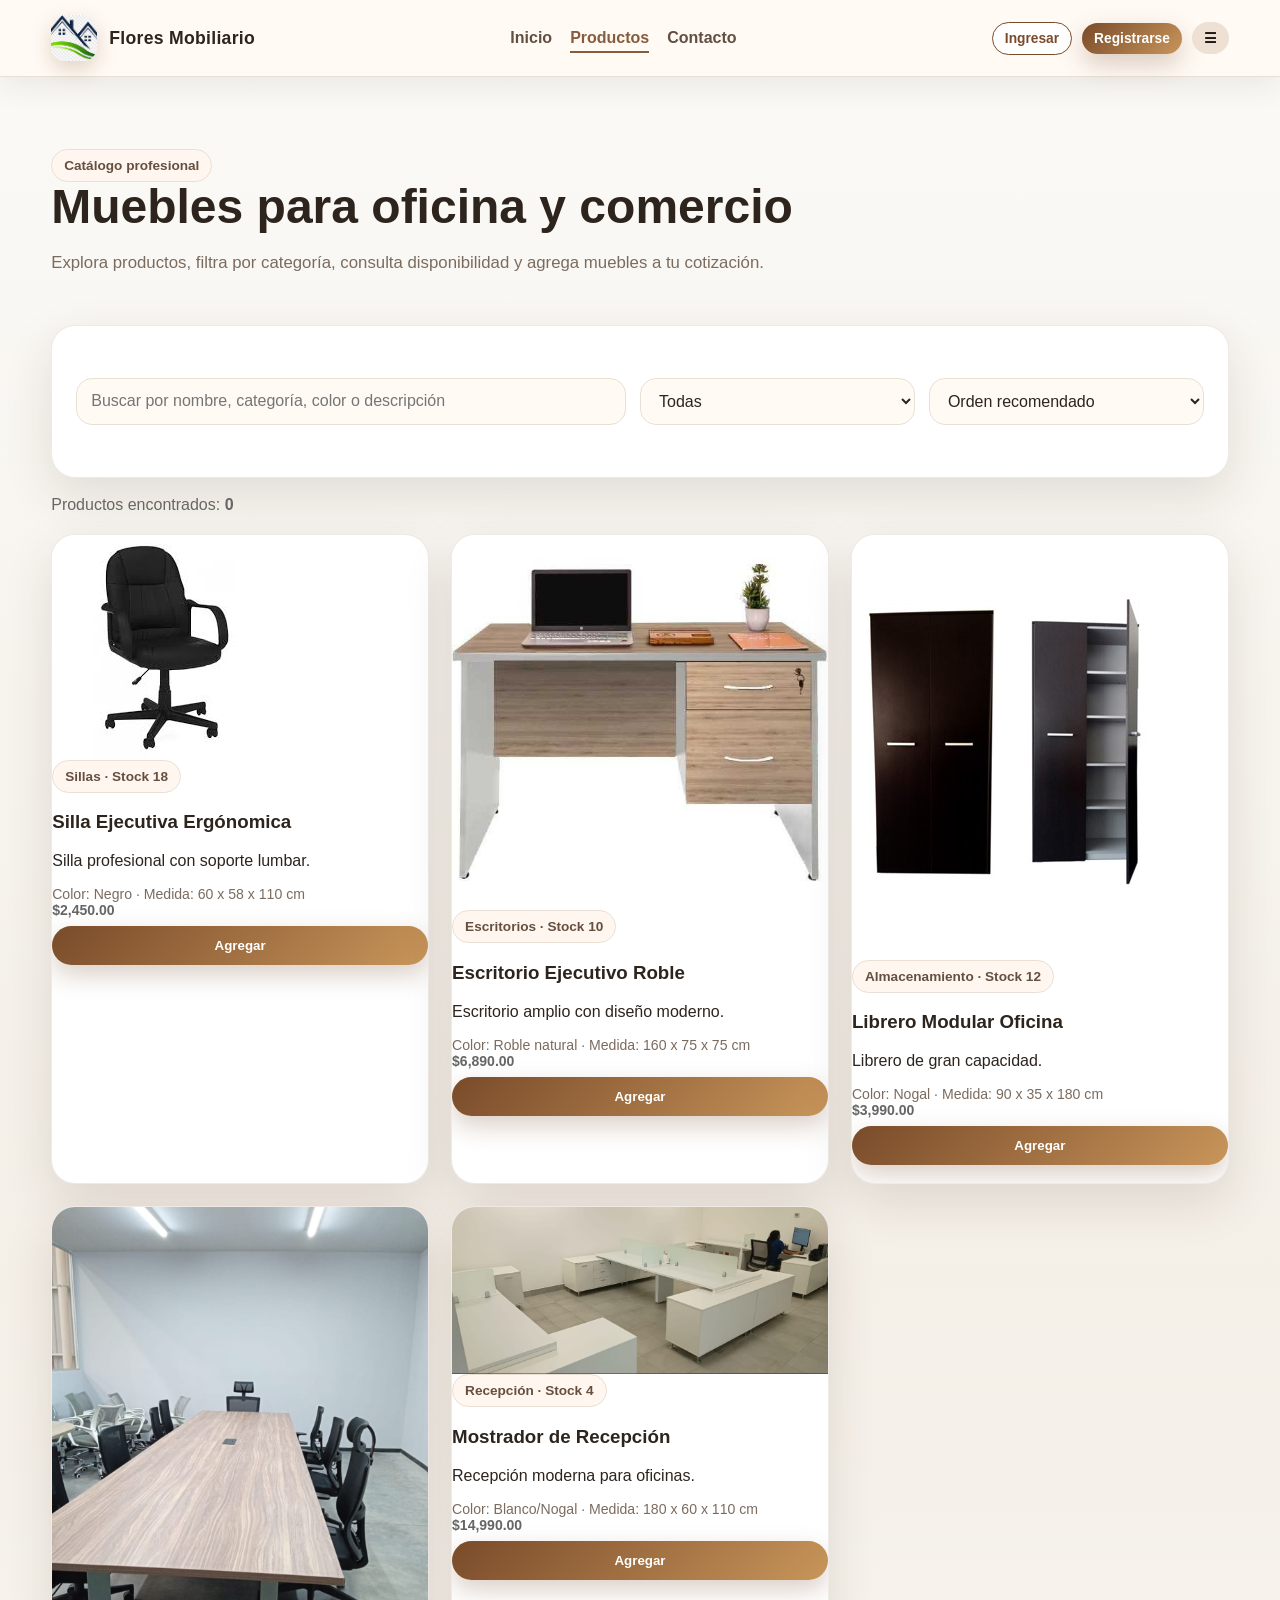
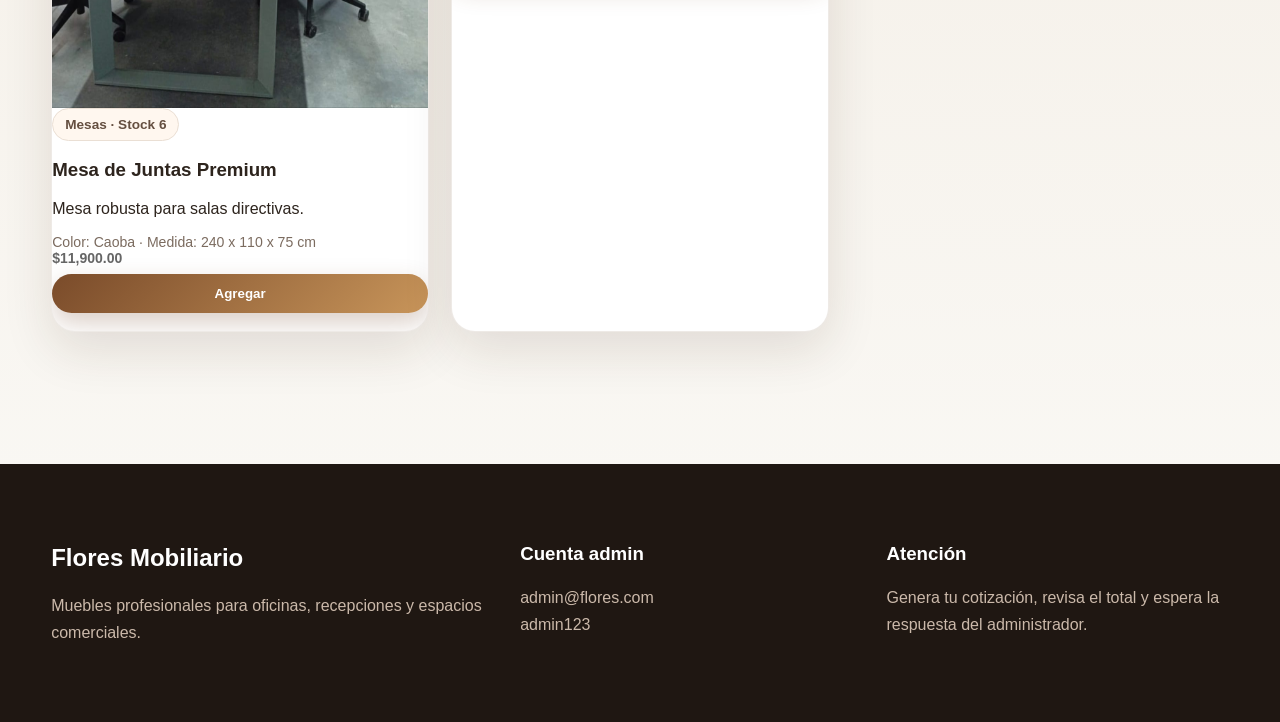
<file: productos.html>
<!doctype html>
<html lang="es">
<head>
  <meta charset="utf-8">
  <meta name="viewport" content="width=device-width, initial-scale=1">
  <title>Productos | Flores Mobiliario</title>
  <link rel="stylesheet" href="css/estilos.css">
</head>

<body>
  <header class="topbar">
    <div class="container nav">
      <a class="brand" href="index.html">
        <img src="logo.png" alt="Logo Flores Mobiliario">
        <span>Flores Mobiliario</span>
      </a>

      <nav class="links" id="navLinks">
        <a href="index.html">Inicio</a>
        <a href="productos.html" class="active">Productos</a>
        <a href="cotizacion.html" data-user>Cotización</a>
        <a href="perfil.html" data-user>Mi cuenta</a>
        <a href="admin.html" data-admin>Panel admin</a>
        <a href="contacto.html">Contacto</a>
      </nav>

      <div class="nav-actions">
        <a class="btn btn-outline btn-small" href="login.html" data-guest>Ingresar</a>
        <a class="btn btn-primary btn-small" href="registro.html" data-guest>Registrarse</a>
        <button class="btn btn-outline btn-small" type="button" onclick="logout()" data-auth>Salir</button>
        <button id="mobileMenu" class="btn btn-small mobile-menu" type="button">☰</button>
      </div>
    </div>
  </header>

  <main class="section">
    <div class="container">

      <div class="catalog-header">
        <div>
          <span class="pill">Catálogo profesional</span>
          <h1 class="section-title">Muebles para oficina y comercio</h1>
          <p class="section-lead">
            Explora productos, filtra por categoría, consulta disponibilidad
            y agrega muebles a tu cotización.
          </p>
        </div>

        <a href="cotizacion.html" class="btn btn-primary" data-user>
          Ver cotización
        </a>
      </div>

      <div class="catalog-toolbar card card-pad">
        <div class="filters">
          <input
            id="buscar"
            class="input"
            placeholder="Buscar por nombre, categoría, color o descripción">

          <select id="categoria" class="input">
            <option value="">Todas las categorías</option>
          </select>

          <select id="orden" class="input">
            <option value="">Orden recomendado</option>
            <option value="menor">Precio menor</option>
            <option value="mayor">Precio mayor</option>
            <option value="az">Nombre A-Z</option>
            <option value="stock">Mayor stock</option>
          </select>
        </div>
      </div>

      <div class="catalog-info">
        <p>
          Productos encontrados:
          <b id="productCount">0</b>
        </p>
      </div>

      <div id="productosGrid" class="grid grid-3 products-grid"></div>

    </div>
  </main>

  <footer class="footer">
    <div class="container footer-grid">
      <div>
        <h2>Flores Mobiliario</h2>
        <p>
          Muebles profesionales para oficinas, recepciones y espacios comerciales.
        </p>
      </div>

      <div>
        <h3>Cuenta admin</h3>
        <p>admin@flores.com<br>admin123</p>
      </div>

      <div>
        <h3>Atención</h3>
        <p>
          Genera tu cotización, revisa el total y espera la respuesta del administrador.
        </p>
      </div>
    </div>
  </footer>

  <div id="toast" class="toast"></div>

  <script src="js/app.js"></script>

  <script>
    const productosGrid = document.getElementById("productosGrid");
    const buscar = document.getElementById("buscar");
    const categoria = document.getElementById("categoria");
    const orden = document.getElementById("orden");
    const productCount = document.getElementById("productCount");

    function getProducts() {
      return JSON.parse(localStorage.getItem("fm_products")) || [];
    }

    function money(value) {
      return Number(value).toLocaleString("es-MX", {
        style: "currency",
        currency: "MXN"
      });
    }

    function loadCategories() {
      const products = getProducts();

      const categories = [
        ...new Set(products.map(p => p.categoria).filter(Boolean))
      ];

      categoria.innerHTML = `<option value="">Todas las categorías</option>`;

      categories.forEach(cat => {
        categoria.innerHTML += `
          <option value="${cat}">
            ${cat}
          </option>
        `;
      });
    }

    function renderProducts() {
      let products = getProducts();

      const text = buscar.value.toLowerCase().trim();
      const selectedCategory = categoria.value;

      if (text) {
        products = products.filter(p =>
          p.nombre.toLowerCase().includes(text) ||
          p.categoria.toLowerCase().includes(text) ||
          p.color.toLowerCase().includes(text) ||
          p.descripcion.toLowerCase().includes(text)
        );
      }

      if (selectedCategory) {
        products = products.filter(
          p => p.categoria === selectedCategory
        );
      }

      if (orden.value === "menor") {
        products.sort((a, b) => a.precio - b.precio);
      }

      if (orden.value === "mayor") {
        products.sort((a, b) => b.precio - a.precio);
      }

      if (orden.value === "az") {
        products.sort((a, b) => a.nombre.localeCompare(b.nombre));
      }

      if (orden.value === "stock") {
        products.sort((a, b) => b.stock - a.stock);
      }

      productCount.textContent = products.length;
      productosGrid.innerHTML = "";

      if (products.length === 0) {
        productosGrid.innerHTML = `
          <div class="card card-pad">
            No se encontraron productos.
          </div>
        `;
        return;
      }

      products.forEach(product => {
        const disponible = product.stock > 0;

        productosGrid.innerHTML += `
          <article class="card product-card">

            <div class="product-img-wrap">
              <img src="${product.img}" alt="${product.nombre}">
              <span class="product-badge">
                ${product.categoria}
              </span>
            </div>

            <div class="product-content">
              <h3>${product.nombre}</h3>

              <p>${product.descripcion}</p>

              <div class="product-meta">
                <span>Color: <b>${product.color}</b></span>
                <span>Medida: <b>${product.medida}</b></span>
              </div>

              <div class="product-bottom">
                <div>
                  <small>Precio</small>
                  <h3>${money(product.precio)}</h3>
                </div>

                <span class="stock ${disponible ? "ok" : "bad"}">
                  ${disponible ? product.stock + " disponibles" : "Sin stock"}
                </span>
              </div>

              <button
                class="btn btn-primary btn-full"
                ${disponible ? "" : "disabled"}
                onclick="addToQuote(${product.id})">
                Agregar a cotización
              </button>
            </div>

          </article>
        `;
      });
    }

    function addToQuote(id) {
      const session = JSON.parse(localStorage.getItem("fm_session"));

      if (!session || session.rol !== "cliente") {
        toast("Debes iniciar sesión como cliente para cotizar");
        window.location.href = "login.html";
        return;
      }

      const products = getProducts();
      const product = products.find(p => p.id === id);

      if (!product || product.stock <= 0) {
        toast("Producto no disponible");
        return;
      }

      const carrito =
        JSON.parse(localStorage.getItem("fm_carrito")) || [];

      const existing = carrito.find(item => item.id === product.id);

      if (existing) {
        if (existing.cantidad >= product.stock) {
          toast("No puedes agregar más del stock disponible");
          return;
        }

        existing.cantidad += 1;
      } else {
        carrito.push({
  id: product.id,
  nombre: product.nombre,
  categoria: product.categoria,
  color: product.color,
  medida: product.medida,
  precio: Number(product.precio),
  img: product.img,
  stock: Number(product.stock),
  cantidad: 1
});
      }

      localStorage.setItem("fm_carrito", JSON.stringify(carrito));

      toast("Producto agregado a cotización");
    }

    buscar.addEventListener("input", renderProducts);
    categoria.addEventListener("change", renderProducts);
    orden.addEventListener("change", renderProducts);

    loadCategories();
    renderProducts();
  </script>
</body>
</html>
</file>
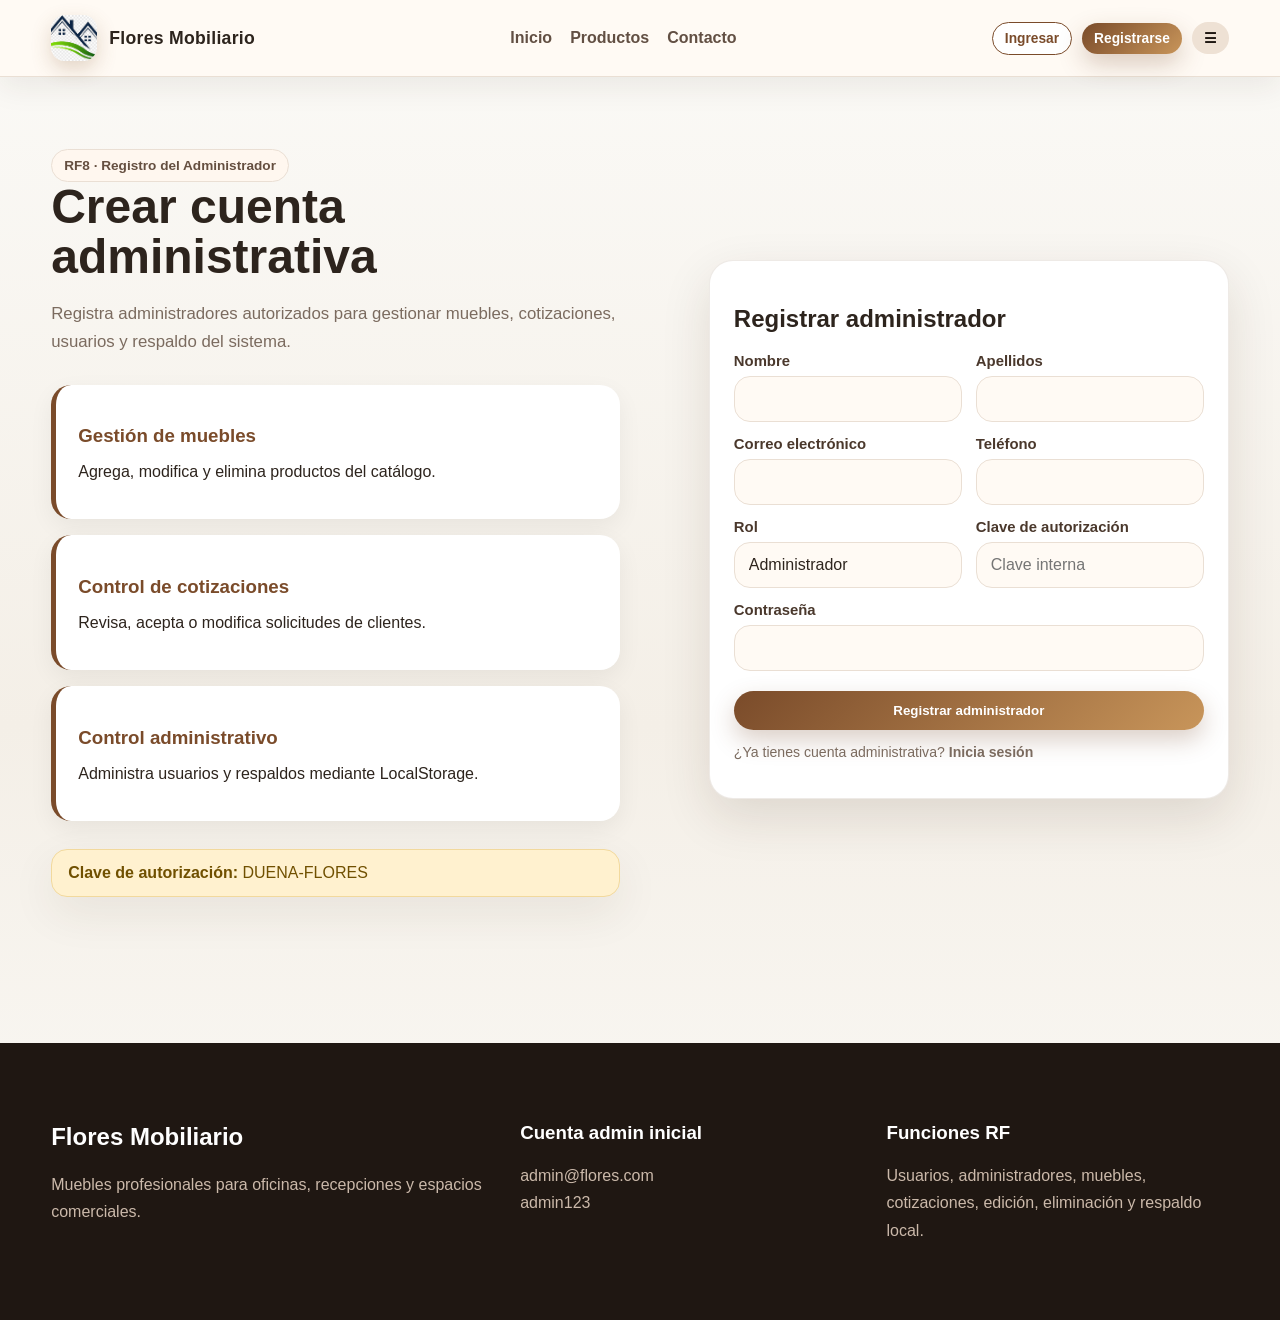
<file: registro-admin.html>
<!doctype html>
<html lang="es">

<head>
  <meta charset="utf-8">
  <meta name="viewport" content="width=device-width, initial-scale=1">
  <title>Registro administrador | Flores Mobiliario</title>
  <link rel="stylesheet" href="css/estilos.css">
</head>

<body>

  <header class="topbar">

    <div class="container nav">

      <a class="brand" href="index.html">
        <img src="logo.png" alt="Logo Flores Mobiliario">
        <span>Flores Mobiliario</span>
      </a>

      <nav class="links" id="navLinks">
        <a href="index.html">Inicio</a>
        <a href="productos.html">Productos</a>
        <a href="cotizacion.html" data-user>Cotización</a>
        <a href="perfil.html" data-user>Mi cuenta</a>
        <a href="admin.html" data-admin>Panel admin</a>
        <a href="contacto.html">Contacto</a>
      </nav>

      <div class="nav-actions">

        <a class="btn btn-outline btn-small"
          href="login.html"
          data-guest>
          Ingresar
        </a>

        <a class="btn btn-primary btn-small active"
          href="registro.html"
          data-guest>
          Registrarse
        </a>

        <button class="btn btn-outline btn-small"
          onclick="logout()"
          data-auth>
          Salir
        </button>

        <button id="mobileMenu"
          class="btn btn-small mobile-menu"
          type="button">
          ☰
        </button>

      </div>

    </div>

  </header>

  <main class="section">

    <div class="container grid grid-2 register-layout">

      <!-- INFO -->
      <section>

        <span class="pill">
          RF8 · Registro del Administrador
        </span>

        <h1 class="section-title">
          Crear cuenta administrativa
        </h1>

        <p class="section-lead">
          Registra administradores autorizados para gestionar
          muebles, cotizaciones, usuarios y respaldo del sistema.
        </p>

        <div class="register-benefits">

          <article class="benefit-card">
            <h3>Gestión de muebles</h3>

            <p>
              Agrega, modifica y elimina productos del catálogo.
            </p>
          </article>

          <article class="benefit-card">
            <h3>Control de cotizaciones</h3>

            <p>
              Revisa, acepta o modifica solicitudes de clientes.
            </p>
          </article>

          <article class="benefit-card">
            <h3>Control administrativo</h3>

            <p>
              Administra usuarios y respaldos mediante LocalStorage.
            </p>
          </article>

        </div>

        <div class="notice">
          <b>Clave de autorización:</b>
          DUENA-FLORES
        </div>

      </section>

      <!-- FORM -->
      <section>

        <form id="adminRegisterForm"
          class="card card-pad register-card">

          <h2>Registrar administrador</h2>

          <div class="form-grid">

            <div class="form-row">
              <label>Nombre</label>

              <input
                name="nombre"
                class="input"
                required>
            </div>

            <div class="form-row">
              <label>Apellidos</label>

              <input
                name="apellidos"
                class="input"
                required>
            </div>

            <div class="form-row">
              <label>Correo electrónico</label>

              <input
                name="correo"
                type="email"
                class="input"
                required>
            </div>

            <div class="form-row">
              <label>Teléfono</label>

              <input
                name="telefono"
                class="input"
                required>
            </div>

            <div class="form-row">
              <label>Rol</label>

              <input
                name="rol"
                class="input"
                value="Administrador"
                readonly>
            </div>

            <div class="form-row">
              <label>Clave de autorización</label>

              <input
                name="clave"
                class="input"
                placeholder="Clave interna"
                required>
            </div>

            <div class="form-row full">
              <label>Contraseña</label>

              <input
                name="password"
                type="password"
                class="input"
                minlength="4"
                required>
            </div>

          </div>

          <button class="btn btn-primary btn-full"
            style="margin-top:20px">
            Registrar administrador
          </button>

          <p class="mini">
            ¿Ya tienes cuenta administrativa?
            <a href="login.html">
              <b>Inicia sesión</b>
            </a>
          </p>

        </form>

      </section>

    </div>

  </main>

  <footer class="footer">

    <div class="container footer-grid">

      <div>
        <h2>Flores Mobiliario</h2>

        <p>
          Muebles profesionales para oficinas,
          recepciones y espacios comerciales.
        </p>
      </div>

      <div>
        <h3>Cuenta admin inicial</h3>

        <p>
          admin@flores.com
          <br>
          admin123
        </p>
      </div>

      <div>
        <h3>Funciones RF</h3>

        <p>
          Usuarios, administradores,
          muebles, cotizaciones,
          edición, eliminación
          y respaldo local.
        </p>
      </div>

    </div>

  </footer>

  <div id="toast" class="toast"></div>

  <script src="js/app.js"></script>

  <script>

    const adminForm =
      document.getElementById("adminRegisterForm");

    adminForm.addEventListener("submit", e => {

      e.preventDefault();

      const data =
        Object.fromEntries(
          new FormData(adminForm).entries()
        );

      if (data.clave !== "DUENA-FLORES") {

        toast("Clave de autorización incorrecta");

        return;
      }

      const admins =
        JSON.parse(localStorage.getItem("fm_admins")) || [];

      const exists =
        admins.find(
          a => a.correo === data.correo
        );

      if (exists) {

        toast("El administrador ya existe");

        return;
      }

      const newAdmin = {
        id: Date.now(),
        nombre: data.nombre,
        apellidos: data.apellidos,
        correo: data.correo,
        telefono: data.telefono,
        password: data.password,
        rol: "admin"
      };

      admins.push(newAdmin);

      localStorage.setItem(
        "fm_admins",
        JSON.stringify(admins)
      );

      toast("Administrador registrado");

      setTimeout(() => {
        window.location.href = "login.html";
      }, 1200);

    });

  </script>

</body>
</html>
</file>
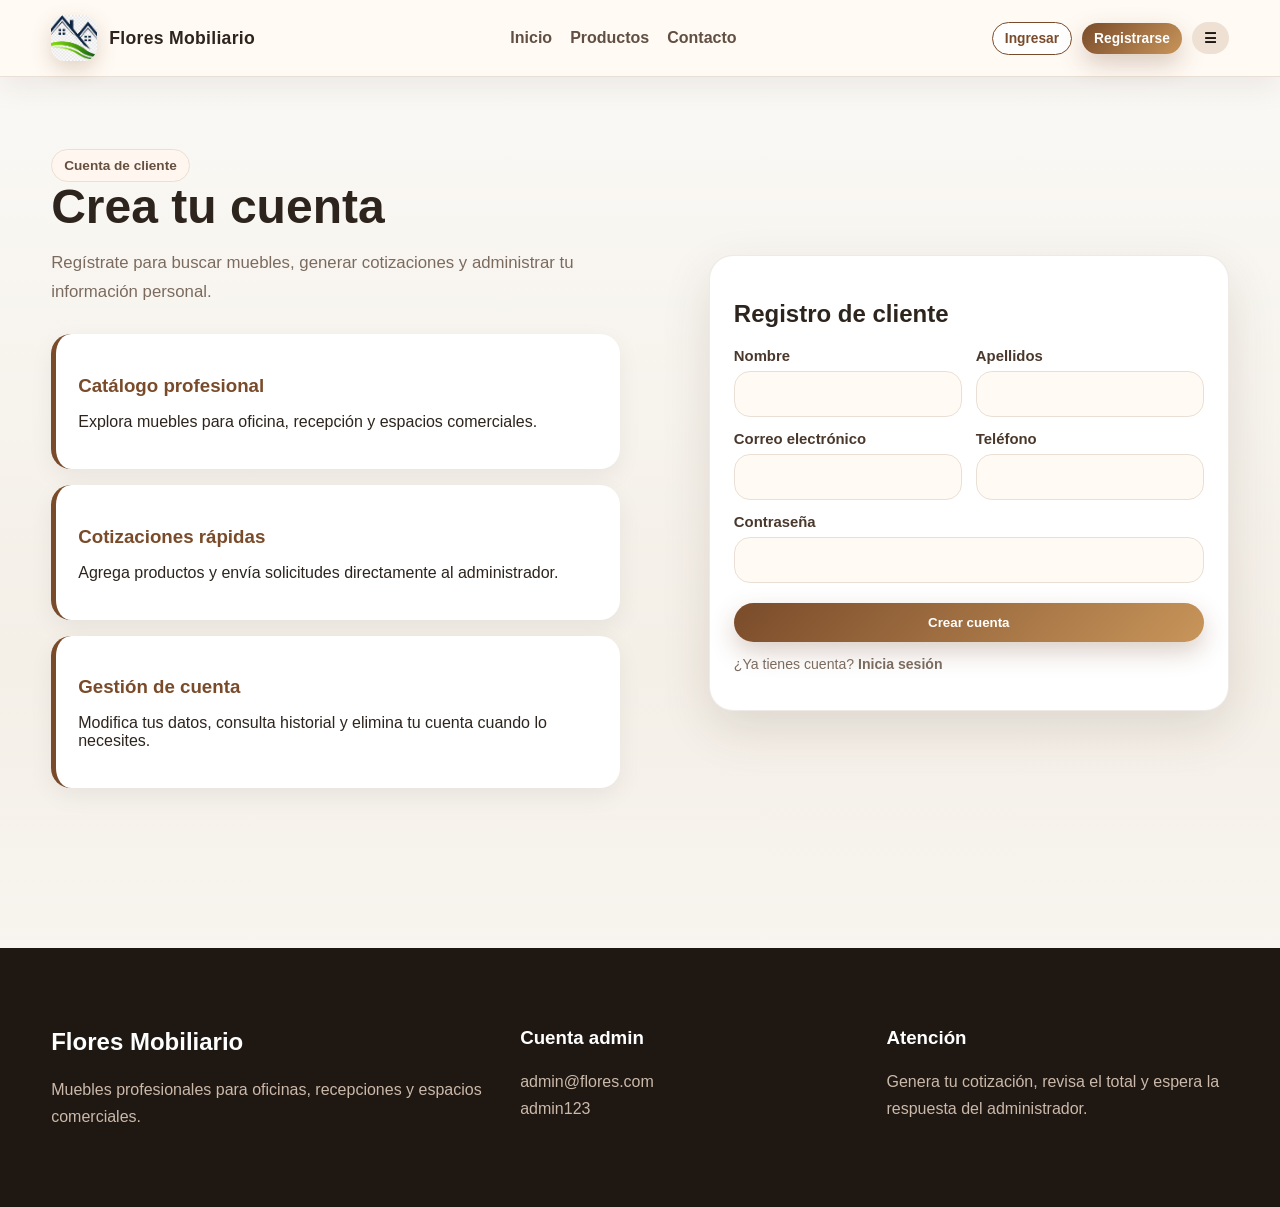
<file: registro.html>
<!doctype html>
<html lang="es">

<head>
  <meta charset="utf-8">
  <meta name="viewport" content="width=device-width, initial-scale=1">
  <title>Registro | Flores Mobiliario</title>
  <link rel="stylesheet" href="css/estilos.css">
</head>

<body>

  <header class="topbar">

    <div class="container nav">

      <a class="brand" href="index.html">
        <img src="logo.png" alt="Logo Flores Mobiliario">
        <span>Flores Mobiliario</span>
      </a>

      <nav class="links" id="navLinks">
        <a href="index.html">Inicio</a>
        <a href="productos.html">Productos</a>
        <a href="cotizacion.html" data-user>Cotización</a>
        <a href="perfil.html" data-user>Mi cuenta</a>
        <a href="admin.html" data-admin>Panel admin</a>
        <a href="contacto.html">Contacto</a>
      </nav>

      <div class="nav-actions">

        <a class="btn btn-outline btn-small"
          href="login.html"
          data-guest>
          Ingresar
        </a>

        <a class="btn btn-primary btn-small active"
          href="registro.html"
          data-guest>
          Registrarse
        </a>

        <button class="btn btn-outline btn-small"
          onclick="logout()"
          data-auth>
          Salir
        </button>

        <button id="mobileMenu"
          class="btn btn-small mobile-menu"
          type="button">
          ☰
        </button>

      </div>

    </div>

  </header>

  <main class="section">

    <div class="container grid grid-2 register-layout">

      <!-- INFO -->
      <section>

        <span class="pill">
          Cuenta de cliente
        </span>

        <h1 class="section-title">
          Crea tu cuenta
        </h1>

        <p class="section-lead">
          Regístrate para buscar muebles,
          generar cotizaciones y administrar
          tu información personal.
        </p>

        <div class="register-benefits">

          <article class="benefit-card">
            <h3>Catálogo profesional</h3>

            <p>
              Explora muebles para oficina,
              recepción y espacios comerciales.
            </p>
          </article>

          <article class="benefit-card">
            <h3>Cotizaciones rápidas</h3>

            <p>
              Agrega productos y envía solicitudes
              directamente al administrador.
            </p>
          </article>

          <article class="benefit-card">
            <h3>Gestión de cuenta</h3>

            <p>
              Modifica tus datos, consulta historial
              y elimina tu cuenta cuando lo necesites.
            </p>
          </article>

        </div>

      </section>

      <!-- FORMULARIO -->
      <section>

        <form id="registerForm"
          class="card card-pad register-card">

          <h2>Registro de cliente</h2>

          <div class="form-grid">

            <div class="form-row">
              <label>Nombre</label>

              <input
                name="nombre"
                class="input"
                required>
            </div>

            <div class="form-row">
              <label>Apellidos</label>

              <input
                name="apellidos"
                class="input"
                required>
            </div>

            <div class="form-row">
              <label>Correo electrónico</label>

              <input
                name="correo"
                type="email"
                class="input"
                required>
            </div>

            <div class="form-row">
              <label>Teléfono</label>

              <input
                name="telefono"
                class="input"
                required>
            </div>

            <div class="form-row full">
              <label>Contraseña</label>

              <input
                name="password"
                type="password"
                class="input"
                minlength="4"
                required>
            </div>

          </div>

          <button class="btn btn-primary btn-full"
            style="margin-top:20px">
            Crear cuenta
          </button>

          <p class="mini">
            ¿Ya tienes cuenta?
            <a href="login.html">
              <b>Inicia sesión</b>
            </a>
          </p>

        </form>

      </section>

    </div>

  </main>

  <footer class="footer">

    <div class="container footer-grid">

      <div>
        <h2>Flores Mobiliario</h2>

        <p>
          Muebles profesionales para oficinas,
          recepciones y espacios comerciales.
        </p>
      </div>

      <div>
        <h3>Cuenta admin</h3>

        <p>
          admin@flores.com
          <br>
          admin123
        </p>
      </div>

      <div>
        <h3>Atención</h3>

        <p>
          Genera tu cotización,
          revisa el total y espera
          la respuesta del administrador.
        </p>
      </div>

    </div>

  </footer>

  <div id="toast" class="toast"></div>

  <script src="js/app.js"></script>

  <script>

    const registerForm =
      document.getElementById("registerForm");

    registerForm.addEventListener("submit", e => {

      e.preventDefault();

      const data =
        Object.fromEntries(
          new FormData(registerForm).entries()
        );

      const users =
        JSON.parse(localStorage.getItem("fm_users")) || [];

      const exists =
        users.find(
          u => u.correo === data.correo
        );

      if (exists) {

        toast("El correo ya está registrado");

        return;
      }

      const newUser = {
        id: Date.now(),
        nombre: data.nombre,
        apellidos: data.apellidos,
        correo: data.correo,
        telefono: data.telefono,
        password: data.password,
        rol: "cliente"
      };

      users.push(newUser);

      localStorage.setItem(
        "fm_users",
        JSON.stringify(users)
      );

      localStorage.setItem(
        "fm_session",
        JSON.stringify(newUser)
      );

      toast("Cuenta creada correctamente");

      setTimeout(() => {
        window.location.href = "productos.html";
      }, 1200);

    });

  </script>

</body>
</html>
</file>
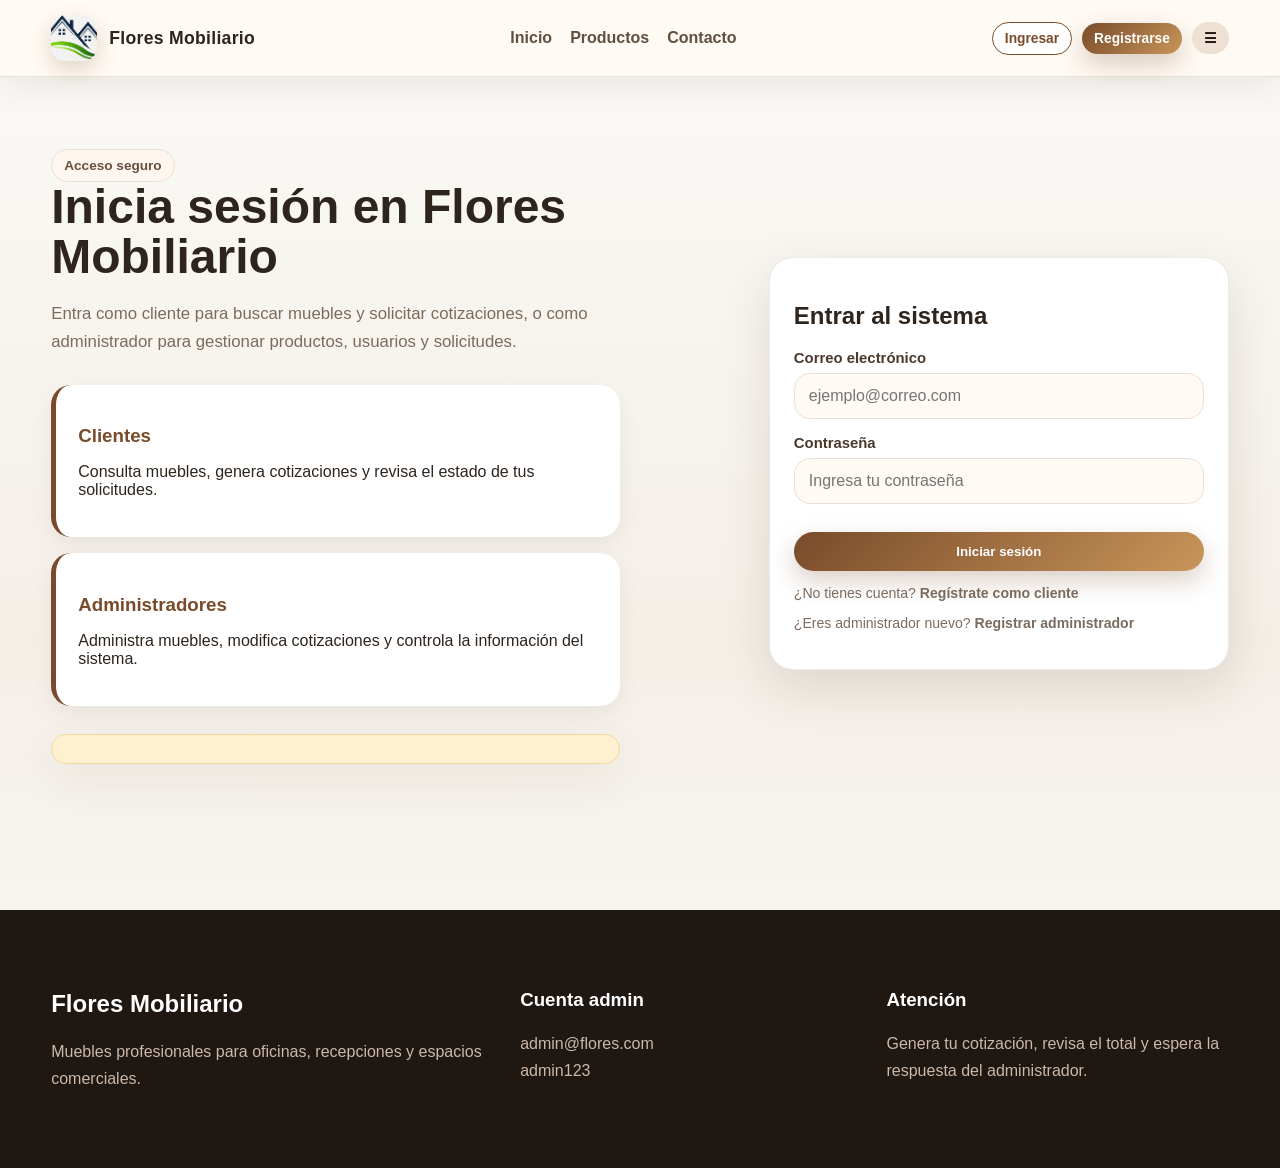
<file: reportes.html>
<!doctype html>
<html lang="es">
<head>
  <meta charset="utf-8">
  <meta name="viewport" content="width=device-width, initial-scale=1">
  <title>Reportes | Flores Mobiliario</title>
  <link rel="stylesheet" href="css/estilos.css">
</head>

<body>
  <header class="topbar">
    <div class="container nav">
      <a class="brand" href="index.html">
        <img src="logo.png" alt="Logo Flores Mobiliario">
        <span>Flores Mobiliario</span>
      </a>

      <nav class="links" id="navLinks">
        <a href="index.html">Inicio</a>
        <a href="productos.html">Productos</a>
        <a href="cotizacion.html" data-user>Cotización</a>
        <a href="perfil.html" data-user>Mi cuenta</a>
        <a href="admin.html" data-admin>Panel admin</a>
        <a href="contacto.html">Contacto</a>
      </nav>

      <div class="nav-actions">
        <a class="btn btn-outline btn-small" href="login.html" data-guest>Ingresar</a>
        <a class="btn btn-primary btn-small" href="registro.html" data-guest>Registrarse</a>
        <button class="btn btn-outline btn-small" type="button" onclick="logout()" data-auth>Salir</button>
        <button id="mobileMenu" class="btn btn-small mobile-menu" type="button">☰</button>
      </div>
    </div>
  </header>

  <main class="section">
    <div class="container">

      <div class="report-header">
        <div>
          <span class="pill">Indicadores administrativos</span>
          <h1 class="section-title">Reportes del sistema</h1>
          <p class="section-lead">
            Consulta métricas de productos, inventario y cotizaciones guardadas en LocalStorage.
          </p>
        </div>

        <a class="btn btn-outline" href="admin.html">
          Volver al panel
        </a>
      </div>

      <div class="grid grid-4 report-cards">
        <div class="card card-pad report-card">
          <p class="mini">Total aceptado</p>
          <h2 id="repVentas">$0.00</h2>
          <small>Cotizaciones aceptadas</small>
        </div>

        <div class="card card-pad report-card">
          <p class="mini">Cotizaciones enviadas</p>
          <h2 id="repCot">0</h2>
          <small>Total de solicitudes</small>
        </div>

        <div class="card card-pad report-card">
          <p class="mini">Productos registrados</p>
          <h2 id="repProd">0</h2>
          <small>Muebles en catálogo</small>
        </div>

        <div class="card card-pad report-card">
          <p class="mini">Stock total</p>
          <h2 id="repStock">0</h2>
          <small>Unidades disponibles</small>
        </div>
      </div>

      <section class="section">
        <div class="grid grid-2">
          <article class="card card-pad">
            <h2>Estado de cotizaciones</h2>
            <div id="estadoCotizaciones" class="report-list"></div>
          </article>

          <article class="card card-pad">
            <h2>Inventario por categoría</h2>
            <div id="inventarioCategorias" class="report-list"></div>
          </article>
        </div>
      </section>

      <section>
        <div class="section-header">
          <div>
            <span class="pill">Últimas solicitudes</span>
            <h2>Cotizaciones recientes</h2>
          </div>
        </div>

        <div class="table-wrap">
          <table class="quote-table">
            <thead>
              <tr>
                <th>ID</th>
                <th>Cliente</th>
                <th>Fecha</th>
                <th>Estado</th>
                <th>Total</th>
              </tr>
            </thead>
            <tbody id="tablaReportes"></tbody>
          </table>
        </div>
      </section>

    </div>
  </main>

  <footer class="footer">
    <div class="container footer-grid">
      <div>
        <h2>Flores Mobiliario</h2>
        <p>Muebles profesionales para oficinas, recepciones y espacios comerciales.</p>
      </div>

      <div>
        <h3>Cuenta admin</h3>
        <p>admin@flores.com<br>admin123</p>
      </div>

      <div>
        <h3>Atención</h3>
        <p>Genera tu cotización, revisa el total y espera la respuesta del administrador.</p>
      </div>
    </div>
  </footer>

  <div id="toast" class="toast"></div>

  <script src="js/app.js"></script>

  <script>
    const session = JSON.parse(localStorage.getItem("fm_session"));

    if (!session || session.rol !== "admin") {
      window.location.href = "login.html";
    }

    const products = JSON.parse(localStorage.getItem("fm_products")) || [];
    const quotes = JSON.parse(localStorage.getItem("fm_quotes")) || [];

    function money(value) {
      return Number(value).toLocaleString("es-MX", {
        style: "currency",
        currency: "MXN"
      });
    }

    const aceptadas = quotes.filter(q => q.estado === "Aceptada");

    const totalAceptado = aceptadas.reduce(
      (acc, q) => acc + Number(q.total || 0),
      0
    );

    const stockTotal = products.reduce(
      (acc, p) => acc + Number(p.stock || 0),
      0
    );

    document.getElementById("repVentas").textContent = money(totalAceptado);
    document.getElementById("repCot").textContent = quotes.length;
    document.getElementById("repProd").textContent = products.length;
    document.getElementById("repStock").textContent = stockTotal;

    const estados = {
      Pendiente: quotes.filter(q => q.estado === "Pendiente").length,
      Aceptada: quotes.filter(q => q.estado === "Aceptada").length,
      Rechazada: quotes.filter(q => q.estado === "Rechazada").length
    };

    const estadoContainer = document.getElementById("estadoCotizaciones");

    estadoContainer.innerHTML = Object.entries(estados).map(([estado, total]) => `
      <div class="report-row">
        <span>${estado}</span>
        <b>${total}</b>
      </div>
    `).join("");

    const categorias = {};

    products.forEach(product => {
      categorias[product.categoria] =
        (categorias[product.categoria] || 0) + Number(product.stock || 0);
    });

    const categoriasContainer = document.getElementById("inventarioCategorias");

    if (Object.keys(categorias).length === 0) {
      categoriasContainer.innerHTML = `
        <p class="mini">No hay productos registrados.</p>
      `;
    } else {
      categoriasContainer.innerHTML = Object.entries(categorias).map(([cat, total]) => `
        <div class="report-row">
          <span>${cat}</span>
          <b>${total}</b>
        </div>
      `).join("");
    }

    const tabla = document.getElementById("tablaReportes");

    if (quotes.length === 0) {
      tabla.innerHTML = `
        <tr>
          <td colspan="5" class="empty">
            No hay cotizaciones registradas.
          </td>
        </tr>
      `;
    } else {
      [...quotes].reverse().slice(0, 10).forEach(q => {
        tabla.innerHTML += `
          <tr>
            <td>#${q.id}</td>
            <td>${q.usuario || "Cliente"}</td>
            <td>${q.fecha || "Sin fecha"}</td>
            <td>
              <span class="status ${q.estado.toLowerCase()}">
                ${q.estado}
              </span>
            </td>
            <td>${money(q.total || 0)}</td>
          </tr>
        `;
      });
    }
  </script>
</body>
</html>
</file>
<file: css/estilos.css>
:root{
  --bg:#f7f3ed;
  --surface:#fffaf4;
  --card:#ffffff;
  --text:#2d241d;
  --muted:#7b6b5f;
  --brand:#7a4b2a;
  --brand-2:#c8955a;
  --dark:#1f1712;
  --success:#28784a;
  --danger:#b23b3b;
  --warning:#a66a00;
  --line:#eadfd4;
  --shadow:0 18px 45px rgba(45,36,29,.12);
  --radius:22px;
}

*{
  box-sizing:border-box;
  scroll-behavior:smooth;
}

body{
  margin:0;
  font-family:Inter,Segoe UI,Arial,sans-serif;
  background:linear-gradient(180deg,#fbfaf7 0%,#f4efe7 55%,#fbfaf7 100%);
  color:var(--text);
}

a{
  color:inherit;
  text-decoration:none;
}

img{
  max-width:100%;
  display:block;
}

.container{
  width:min(1180px,92%);
  margin:auto;
}

.section{
  padding:72px 0;
}

.section-title{
  font-size:clamp(2rem,4vw,3rem);
  line-height:1.05;
  margin:0 0 12px;
}

.section-lead{
  color:var(--muted);
  font-size:1.05rem;
  max-width:760px;
  line-height:1.7;
}

.section-header{
  display:flex;
  justify-content:space-between;
  align-items:center;
  gap:22px;
  margin-bottom:30px;
}

.grid{
  display:grid;
  gap:22px;
}

.grid-2{
  grid-template-columns:repeat(2,minmax(0,1fr));
}

.grid-3{
  grid-template-columns:repeat(3,minmax(0,1fr));
}

.grid-4{
  grid-template-columns:repeat(4,minmax(0,1fr));
}

.topbar{
  position:sticky;
  top:0;
  z-index:1000;
  background:rgba(255,250,244,.92);
  backdrop-filter:blur(16px);
  border-bottom:1px solid var(--line);
  box-shadow:0 10px 30px rgba(46,32,20,.08);
}

.nav{
  height:76px;
  display:flex;
  align-items:center;
  justify-content:space-between;
  gap:24px;
}

.brand{
  display:flex;
  align-items:center;
  gap:12px;
  font-weight:900;
  letter-spacing:.3px;
}

.brand img{
  width:48px;
  height:48px;
  border-radius:14px;
  object-fit:cover;
  box-shadow:0 8px 20px rgba(138,90,50,.24);
}

.brand span{
  font-size:1.1rem;
}

.links{
  display:flex;
  gap:18px;
  align-items:center;
  flex-wrap:wrap;
}

.links a{
  position:relative;
  font-weight:700;
  color:#513d30;
  opacity:.9;
}

.links a:hover,
.links a.active{
  color:var(--brand);
}

.links a::after{
  content:"";
  position:absolute;
  left:0;
  bottom:-6px;
  width:0;
  height:2px;
  background:var(--brand);
  transition:.25s;
}

.links a:hover::after,
.links a.active::after{
  width:100%;
}

.nav-actions{
  display:flex;
  gap:10px;
  align-items:center;
}

.mobile-menu{
  display:none;
}

.btn{
  border:0;
  border-radius:999px;
  padding:12px 18px;
  font-weight:800;
  cursor:pointer;
  display:inline-flex;
  align-items:center;
  justify-content:center;
  gap:8px;
  transition:.25s;
  background:#eee1d4;
  color:var(--dark);
}

.btn:hover{
  transform:translateY(-2px);
  box-shadow:0 10px 24px rgba(45,36,29,.13);
}

.btn-primary{
  background:linear-gradient(135deg,var(--brand),var(--brand-2));
  color:#fff;
  box-shadow:0 10px 24px rgba(111,63,31,.25);
}

.btn-primary:hover{
  background:linear-gradient(135deg,#5f381e,var(--brand));
}

.btn-outline{
  background:#fff;
  border:1px solid var(--brand);
  color:var(--brand);
}

.btn-outline:hover{
  background:var(--brand);
  color:#fff;
}

.btn-danger{
  background:var(--danger);
  color:#fff;
}

.btn-success{
  background:var(--success);
  color:#fff;
}

.btn-small{
  padding:8px 12px;
  font-size:.86rem;
}

.btn-full{
  width:100%;
  margin-top:12px;
}

button:disabled{
  opacity:.55;
  cursor:not-allowed;
}

.pill{
  display:inline-flex;
  gap:8px;
  align-items:center;
  border:1px solid var(--line);
  background:#fff7ef;
  border-radius:999px;
  padding:8px 12px;
  color:#654f40;
  font-weight:800;
  font-size:.85rem;
}

.card{
  background:var(--card);
  border:1px solid rgba(119,82,48,.12);
  border-radius:var(--radius);
  box-shadow:0 18px 55px rgba(68,45,24,.11);
  overflow:hidden;
  animation:fadeUp .4s ease;
}

.card-pad{
  padding:24px;
}

@keyframes fadeUp{
  from{
    opacity:0;
    transform:translateY(15px);
  }
  to{
    opacity:1;
    transform:translateY(0);
  }
}

.hero{
  position:relative;
  min-height:88vh;
  display:flex;
  align-items:center;
  overflow:hidden;
  background:linear-gradient(90deg,rgba(25,18,13,.82),rgba(25,18,13,.38)),url('../banner.jpg') center/cover no-repeat;
}

.hero-overlay{
  position:absolute;
  inset:0;
  background:linear-gradient(135deg,rgba(0,0,0,.45),rgba(0,0,0,.15));
}

.hero-content{
  position:relative;
  z-index:2;
  display:grid;
  grid-template-columns:1.1fr 1fr;
  align-items:center;
  gap:50px;
  color:#fff;
  padding:70px 0;
}

.hero-text h1,
.hero h1{
  font-size:clamp(2.8rem,6vw,5rem);
  line-height:1;
  color:#fff;
  margin:20px 0;
  letter-spacing:-1.5px;
  text-shadow:0 12px 35px rgba(0,0,0,.35);
}

.hero-text p,
.hero p{
  color:#fff1e2;
  font-size:1.15rem;
  line-height:1.7;
  max-width:690px;
}

.hero-actions{
  display:flex;
  gap:16px;
  flex-wrap:wrap;
  margin-top:30px;
}

.hero-image img{
  width:100%;
  border-radius:28px;
  box-shadow:0 15px 40px rgba(0,0,0,.25);
}

.feature-card{
  text-align:center;
}

.feature-icon{
  width:80px;
  height:80px;
  margin:auto;
  margin-bottom:18px;
  border-radius:50%;
  display:flex;
  align-items:center;
  justify-content:center;
  font-size:34px;
  background:#f5f0ea;
}

.alt-section{
  background:#faf7f3;
}

.product-preview{
  overflow:hidden;
  transition:.25s;
}

.product-preview:hover{
  transform:translateY(-5px);
}

.product-preview img{
  width:100%;
  height:240px;
  object-fit:cover;
}

.product-preview-content{
  padding:22px;
}

.cta{
  padding:80px 0;
  background:linear-gradient(135deg,#7a4b2a,#5f381e);
  color:#fff;
}

.cta-content{
  display:flex;
  justify-content:space-between;
  align-items:center;
  gap:30px;
}

.cta-actions{
  display:flex;
  gap:14px;
  flex-wrap:wrap;
}

.cta .btn-outline{
  background:transparent;
  border-color:#fff;
  color:#fff;
}

.cta .btn-outline:hover{
  background:#fff;
  color:#7a4b2a;
}

.input,
select,
textarea{
  width:100%;
  border:1px solid var(--line);
  border-radius:16px;
  padding:13px 14px;
  background:#fffaf4;
  color:var(--text);
  font:inherit;
  outline:none;
  transition:.2s;
}

.input:focus,
select:focus,
textarea:focus{
  border-color:var(--brand);
  box-shadow:0 0 0 4px rgba(138,90,50,.12);
}

label{
  font-weight:850;
  color:#4a382c;
  font-size:.93rem;
}

.form-grid{
  display:grid;
  grid-template-columns:repeat(2,1fr);
  gap:14px;
}

.form-row{
  display:flex;
  flex-direction:column;
  gap:7px;
}

.full{
  grid-column:1/-1;
}

.form-actions{
  margin-top:14px;
  display:flex;
  gap:10px;
  flex-wrap:wrap;
}

.filters{
  display:grid;
  grid-template-columns:2fr 1fr 1fr;
  gap:14px;
  margin:28px 0;
}

.catalog-header,
.report-header,
.profile-header{
  display:flex;
  justify-content:space-between;
  align-items:center;
  gap:22px;
  margin-bottom:30px;
}

.catalog-toolbar{
  margin-bottom:18px;
}

.catalog-info{
  margin:18px 0;
  color:#666;
}

.products-grid{
  margin-top:20px;
}

.product-card{
  overflow:hidden;
  display:flex;
  flex-direction:column;
  transition:.25s;
}

.product-card:hover{
  transform:translateY(-5px);
  box-shadow:0 24px 70px rgba(68,45,24,.18);
}

.product-img-wrap{
  position:relative;
  height:230px;
  overflow:hidden;
}

.product-img-wrap img{
  width:100%;
  height:100%;
  object-fit:cover;
  transition:.4s;
}

.product-card:hover .product-img-wrap img{
  transform:scale(1.06);
}

.product-badge{
  position:absolute;
  top:16px;
  left:16px;
  background:rgba(255,255,255,.9);
  color:var(--brand);
  padding:7px 14px;
  border-radius:30px;
  font-size:12px;
  font-weight:700;
}

.product-content{
  padding:22px;
  display:flex;
  flex-direction:column;
  flex:1;
}

.product-content h3{
  margin-bottom:8px;
}

.product-content p{
  color:#666;
  margin-bottom:16px;
  flex:1;
}

.product-meta{
  display:grid;
  gap:8px;
  margin-bottom:18px;
  color:#666;
  font-size:14px;
}

.product-bottom{
  display:flex;
  justify-content:space-between;
  align-items:center;
  gap:12px;
  margin-bottom:18px;
}

.product-bottom h3{
  color:var(--brand);
}

.stock{
  padding:7px 12px;
  border-radius:30px;
  font-size:12px;
  font-weight:700;
}

.stock.ok{
  background:#d4edda;
  color:#155724;
}

.stock.bad{
  background:#f8d7da;
  color:#721c24;
}

.table-wrap{
  overflow:auto;
  border:1px solid var(--line);
  border-radius:20px;
  background:#fff;
  margin-top:22px;
  box-shadow:0 16px 45px rgba(68,45,24,.08);
}

table{
  width:100%;
  border-collapse:collapse;
  min-width:720px;
}

th,
td{
  padding:14px;
  text-align:left;
  border-bottom:1px solid var(--line);
  vertical-align:middle;
}

th{
  background:#fff4e8;
  color:#594234;
  font-size:.9rem;
  text-transform:uppercase;
  letter-spacing:.04em;
}

.quote-layout{
  align-items:start;
  gap:30px;
}

.quote-table{
  width:100%;
  border-collapse:collapse;
  background:#fff;
  border-radius:20px;
  overflow:hidden;
}

.quote-table thead{
  background:var(--brand);
  color:#fff;
}

.quote-table th,
.quote-table td{
  padding:18px;
  text-align:left;
}

.quote-table tbody tr{
  border-bottom:1px solid #eee;
  transition:.2s;
}

.quote-table tbody tr:hover{
  background:#faf7f3;
}

.summary-card,
.summary{
  position:sticky;
  top:100px;
  border-radius:22px;
  background:#fff;
}

.summary-item{
  display:flex;
  justify-content:space-between;
  align-items:center;
  margin:16px 0;
  padding-bottom:10px;
  border-bottom:1px solid #eee;
}

.summary-total{
  margin:24px 0;
  padding:22px;
  border-radius:18px;
  background:linear-gradient(135deg,#f5f0ea,#efe2d3);
  text-align:center;
}

.summary-total small{
  display:block;
  margin-bottom:8px;
  color:#666;
}

.summary-total h2{
  font-size:2rem;
  color:var(--brand);
}

.table-product-img{
  width:75px;
  height:75px;
  object-fit:cover;
  border-radius:14px;
  border:2px solid #eee;
}

.product-cell{
  display:flex;
  align-items:center;
  gap:14px;
}

.product-cell b{
  display:block;
  margin-bottom:4px;
}

.product-cell small{
  color:#777;
}

.qty-box{
  display:flex;
  align-items:center;
  gap:10px;
}

.qty-box button{
  width:34px;
  height:34px;
  border:none;
  border-radius:10px;
  cursor:pointer;
  background:#d8c3a5;
  font-weight:bold;
  font-size:16px;
  transition:.2s;
}

.qty-box button:hover{
  background:#c5ab87;
  transform:scale(1.05);
}

.quote-card{
  display:flex;
  flex-direction:column;
  gap:18px;
  border-radius:20px;
  transition:.25s;
}

.quote-card:hover{
  transform:translateY(-3px);
}

.quote-top{
  display:flex;
  justify-content:space-between;
  align-items:center;
  gap:14px;
}

.quote-products{
  display:grid;
  gap:12px;
}

.quote-item{
  display:flex;
  gap:12px;
  align-items:center;
  padding:10px;
  border-radius:14px;
  background:#faf7f3;
}

.quote-item img{
  width:65px;
  height:65px;
  object-fit:cover;
  border-radius:12px;
}

.quote-bottom{
  display:flex;
  justify-content:space-between;
  align-items:center;
  padding-top:10px;
  border-top:1px solid #eee;
}

.status,
.badge{
  padding:7px 14px;
  border-radius:30px;
  font-size:12px;
  font-weight:700;
  letter-spacing:.5px;
}

.status.pendiente,
.badge.enviada{
  background:#fff3cd;
  color:#856404;
}

.status.aceptada,
.badge.aceptada{
  background:#d4edda;
  color:#155724;
}

.status.rechazada,
.badge.rechazada{
  background:#f8d7da;
  color:#721c24;
}

.empty{
  text-align:center;
  padding:40px;
  color:#777;
  font-size:1rem;
}

.login-layout,
.register-layout{
  align-items:center;
  gap:40px;
}

.login-card{
  max-width:460px;
  margin-left:auto;
}

.register-card{
  max-width:520px;
  margin-left:auto;
}

.login-card h2,
.register-card h2{
  margin-bottom:20px;
}

.login-card .form-row{
  margin-bottom:16px;
}

.login-benefits,
.register-benefits{
  display:grid;
  gap:16px;
  margin:28px 0;
}

.benefit-card,
.register-benefits .benefit-card{
  background:#fff;
  border-radius:20px;
  padding:22px;
  box-shadow:0 8px 25px rgba(0,0,0,.06);
  border-left:5px solid var(--brand);
}

.benefit-card h3,
.register-benefits .benefit-card h3{
  margin-bottom:8px;
  color:var(--brand);
}

.profile-layout{
  align-items:start;
  gap:30px;
}

.profile-card{
  border-radius:22px;
}

.profile-summary{
  position:sticky;
  top:100px;
  text-align:center;
}

.profile-avatar{
  width:100px;
  height:100px;
  margin:auto;
  border-radius:50%;
  display:flex;
  align-items:center;
  justify-content:center;
  font-size:40px;
  background:linear-gradient(135deg,#d8c3a5,#c5ab87);
  margin-bottom:18px;
}

.profile-stats{
  display:grid;
  grid-template-columns:1fr 1fr;
  gap:14px;
  margin:25px 0;
}

.stat-box{
  background:#f5f0ea;
  border-radius:16px;
  padding:18px;
}

.stat-box small{
  color:#777;
}

.admin-layout{
  display:grid;
  grid-template-columns:260px 1fr;
  gap:24px;
}

.side{
  background:var(--dark);
  color:white;
  border-radius:26px;
  padding:18px;
  height:max-content;
  position:sticky;
  top:96px;
}

.side a,
.side button{
  display:block;
  width:100%;
  border:none;
  background:transparent;
  text-align:left;
  padding:13px 14px;
  border-radius:14px;
  color:#f2e7dd;
  font-weight:850;
  cursor:pointer;
}

.side a:hover,
.side a.active,
.side button:hover,
.side button.active{
  background:rgba(255,255,255,.12);
}

.report-card{
  border-left:5px solid var(--brand);
}

.report-card h2{
  color:var(--brand);
  margin:8px 0;
}

.report-card small{
  color:#777;
}

.report-list{
  display:grid;
  gap:12px;
  margin-top:18px;
}

.report-row{
  display:flex;
  justify-content:space-between;
  padding:14px;
  background:#faf7f3;
  border-radius:14px;
}

.contact-cards{
  display:grid;
  gap:16px;
  margin-top:24px;
}

.contact-cards .card h3{
  margin-bottom:8px;
}

.notice{
  padding:14px 16px;
  border-radius:16px;
  background:#fff1cf;
  border:1px solid #f2d99d;
  color:#705000;
  margin:14px 0;
  box-shadow:0 16px 45px rgba(68,45,24,.08);
}

.ok{
  background:#dcf5e7;
  border-color:#a9e4c0;
  color:#206a3f;
}

.danger{
  background:#ffe0e0;
  border-color:#f4b5b5;
  color:#8b2d2d;
}

.mini{
  font-size:.88rem;
  color:var(--muted);
}

.footer{
  background:var(--dark);
  color:#f3e7dc;
  padding:60px 0;
  margin-top:60px;
}

.footer-grid{
  display:grid;
  grid-template-columns:1.3fr 1fr 1fr;
  gap:24px;
}

.footer h2,
.footer h3{
  color:#fff;
}

.footer p{
  color:#cbb9aa;
  line-height:1.7;
}

.toast{
  position:fixed;
  right:22px;
  bottom:22px;
  background:var(--dark);
  color:white;
  padding:14px 18px;
  border-radius:16px;
  box-shadow:var(--shadow);
  z-index:9999;
  opacity:0;
  transform:translateY(12px);
  transition:.25s;
}

.toast.show{
  opacity:1;
  transform:translateY(0);
}

::-webkit-scrollbar{
  width:10px;
  height:10px;
}

::-webkit-scrollbar-thumb{
  background:#c5ab87;
  border-radius:20px;
}

::-webkit-scrollbar-track{
  background:#f5f0ea;
}

@media(max-width:900px){

  .links{
    display:none;
  }

  .mobile-menu{
    display:inline-flex;
  }

  .nav.open .links,
  .links.active{
    display:flex;
    position:absolute;
    top:76px;
    left:0;
    right:0;
    background:#fffaf4;
    padding:18px 5%;
    border-bottom:1px solid var(--line);
    flex-direction:column;
    align-items:flex-start;
  }

  .hero{
    min-height:520px;
  }

  .hero-content{
    grid-template-columns:1fr;
  }

  .hero-text h1,
  .hero h1{
    font-size:2.8rem;
  }

  .grid-2,
  .grid-3,
  .grid-4,
  .admin-layout,
  .footer-grid{
    grid-template-columns:1fr;
  }

  .filters,
  .form-grid{
    grid-template-columns:1fr;
  }

  .catalog-header,
  .report-header,
  .profile-header,
  .section-header,
  .cta-content{
    flex-direction:column;
    align-items:flex-start;
  }

  .login-card,
  .register-card{
    max-width:100%;
    margin-left:0;
  }

  .summary,
  .summary-card,
  .profile-summary,
  .side{
    position:relative;
    top:0;
  }

  .quote-table{
    font-size:.9rem;
  }

  .quote-table th,
  .quote-table td{
    padding:12px;
  }

  .product-cell{
    flex-direction:column;
    align-items:flex-start;
  }

  .table-product-img{
    width:60px;
    height:60px;
  }

  .footer{
    padding:44px 0;
  }
}

@media(max-width:600px){

  .nav{
    height:auto;
    min-height:76px;
    padding:12px 0;
    flex-wrap:wrap;
  }

  .nav-actions{
    flex-wrap:wrap;
  }

  .hero-actions,
  .cta-actions{
    flex-direction:column;
    width:100%;
  }

  .hero-actions .btn,
  .cta-actions .btn{
    width:100%;
  }

  table{
    min-width:650px;
  }

  .product-img-wrap{
    height:200px;
  }
}
.home-hero{
  min-height:85vh;
  position:relative;
  display:flex;
  align-items:center;
  background:
    linear-gradient(90deg,rgba(20,14,10,.82),rgba(20,14,10,.25)),
    url("../banner.jpg") center/cover no-repeat;
}

.home-overlay{
  position:absolute;
  inset:0;
  background:radial-gradient(circle at 70% 30%,rgba(255,255,255,.12),transparent 35%);
}

.home-content{
  position:relative;
  z-index:2;
  max-width:760px;
  color:white;
}

.home-content h1{
  font-size:clamp(2.8rem,6vw,5.4rem);
  line-height:.95;
  margin:22px 0;
  letter-spacing:-2px;
}

.home-content p{
  font-size:1.15rem;
  line-height:1.8;
  color:#f3e7dc;
  max-width:650px;
}

.hero-actions{
  display:flex;
  gap:16px;
  flex-wrap:wrap;
  margin-top:32px;
}

.brand img{
  width:46px !important;
  height:46px !important;
  object-fit:cover;
  border-radius:14px;
}

.topbar{
  background:rgba(255,250,244,.96);
  backdrop-filter:blur(14px);
}

.feature-card,
.product-preview,
.card{
  border-radius:24px;
  box-shadow:0 18px 50px rgba(54,35,20,.12);
}

.product-preview img{
  height:260px;
  object-fit:cover;
}

.btn-primary{
  background:linear-gradient(135deg,#7a4b2a,#c8955a);
  color:#fff;
}

.btn-outline{
  background:white;
  color:#7a4b2a;
  border:1px solid #7a4b2a;
}

@media(max-width:700px){
  .home-hero{
    min-height:75vh;
    text-align:left;
  }

  .home-content h1{
    font-size:2.6rem;
  }

  .hero-actions .btn{
    width:100%;
  }
}
.quote-admin-card{display:flex;flex-direction:column;gap:18px}
.quote-header{display:flex;justify-content:space-between;gap:20px}
.quote-price{font-size:1.5rem;font-weight:700}
.quote-item{display:flex;justify-content:space-between;padding:12px;border:1px solid rgba(0,0,0,.08);border-radius:12px;background:#fafafa}
.quote-actions{display:flex;gap:10px;flex-wrap:wrap}
.quote-note{background:#f8fafc;border-radius:12px;padding:14px}
.full{grid-column:1/-1}
.stats-grid{
  display:grid;
  grid-template-columns:repeat(auto-fit,minmax(220px,1fr));
  gap:18px;
  margin-top:24px;
}

.stat-card{
  background:#fff;
  border-radius:18px;
  padding:24px;
  border:1px solid rgba(0,0,0,.06);
  box-shadow:0 4px 14px rgba(0,0,0,.04);
}

.stat-card h3{
  font-size:2rem;
  margin-bottom:8px;
}

.quick-grid{
  display:flex;
  gap:14px;
  flex-wrap:wrap;
  margin-top:16px;
}
</file>
